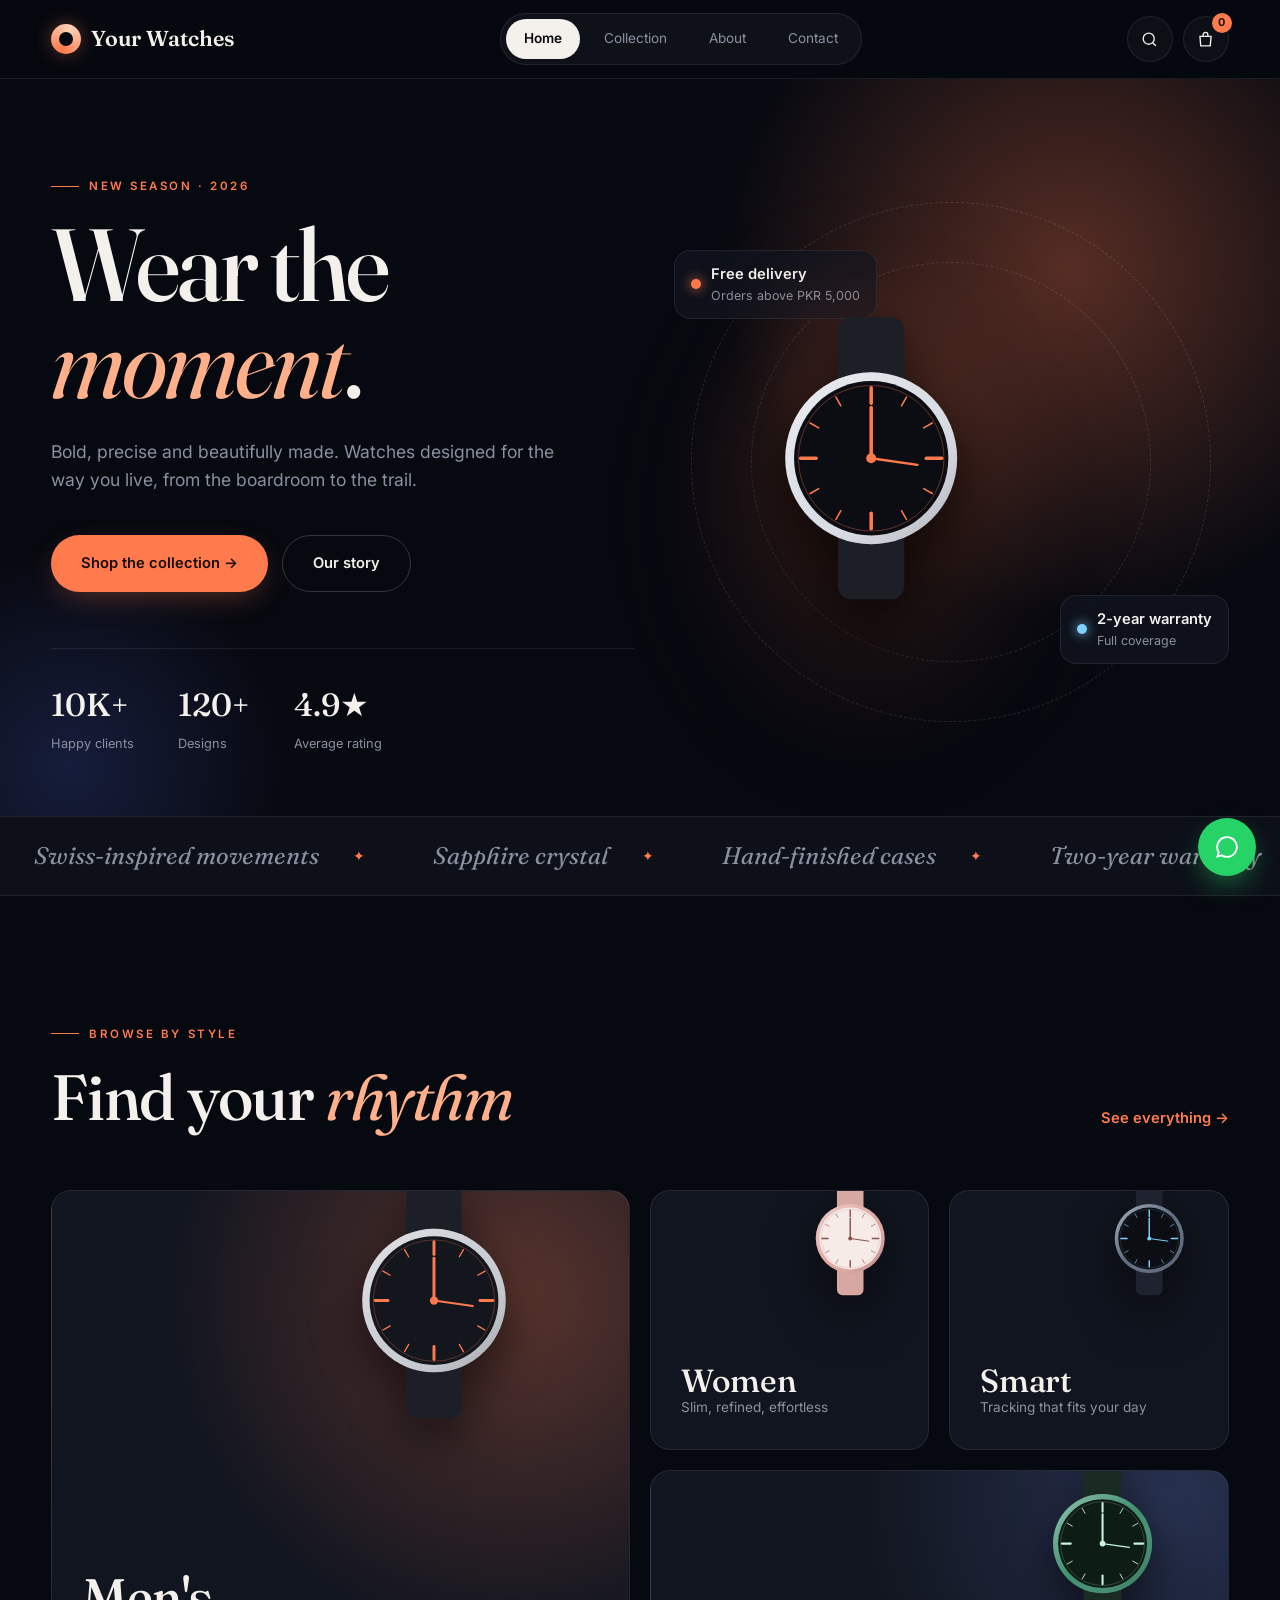
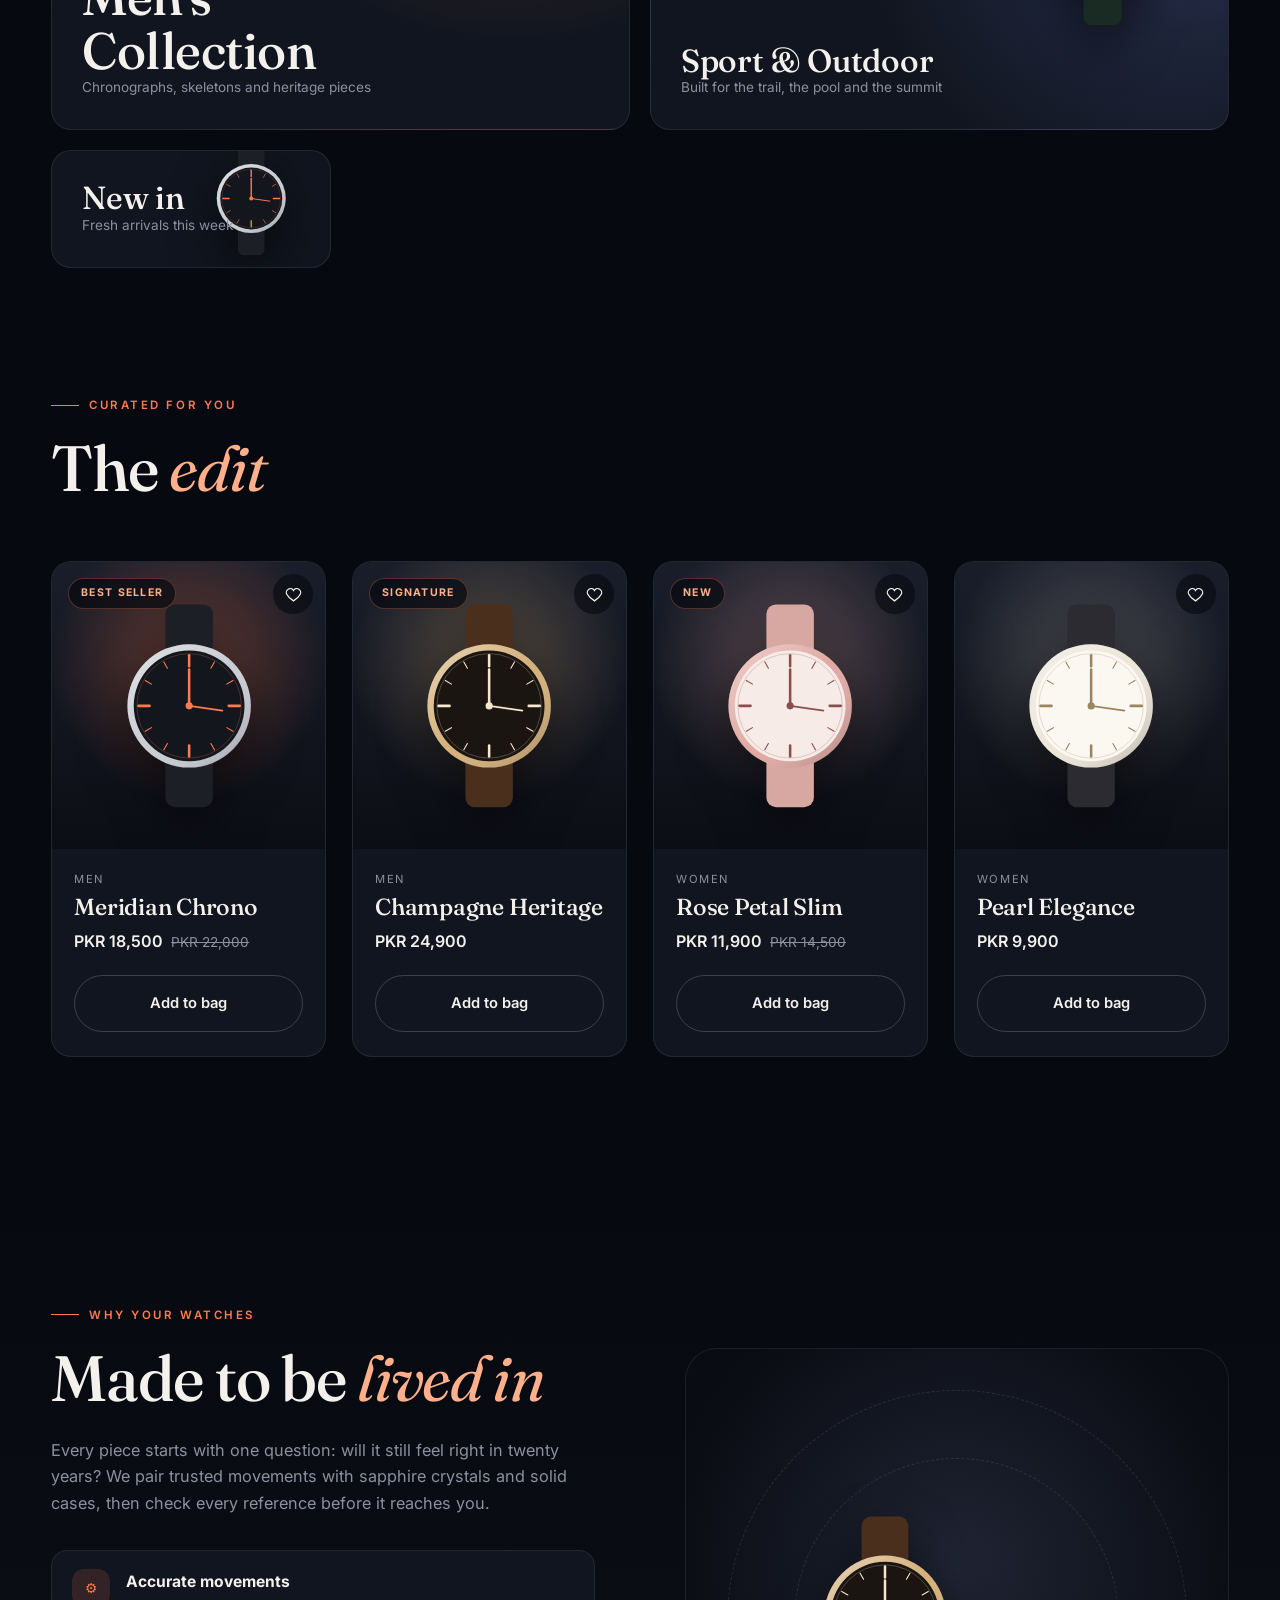
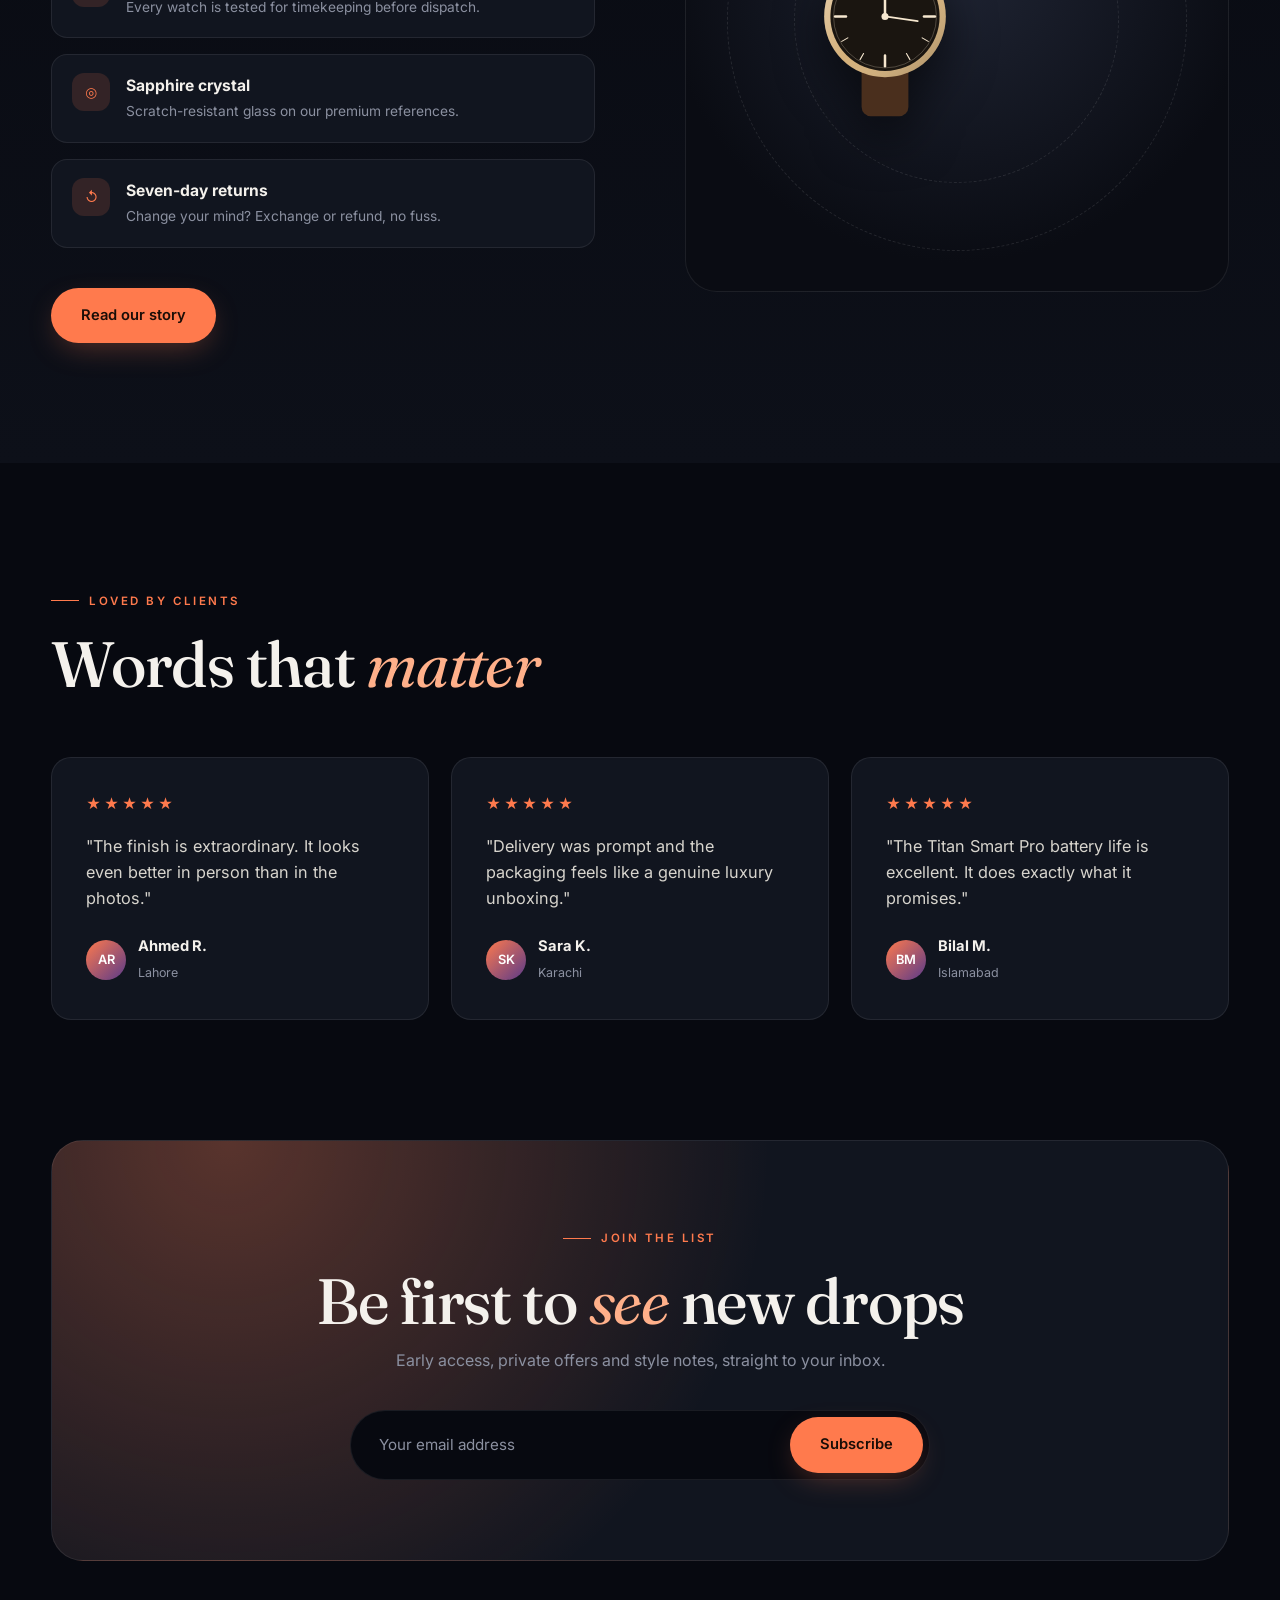
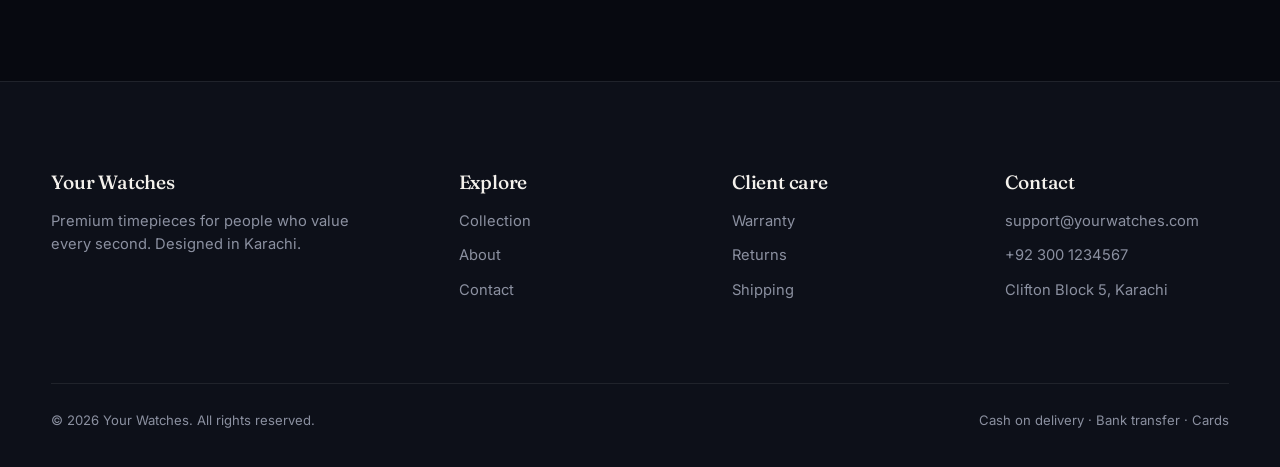
<file: index.html>
<!DOCTYPE html>
<html lang="en">
<head>
<meta charset="UTF-8">
<meta name="viewport" content="width=device-width, initial-scale=1.0, viewport-fit=cover">
<title>Your Watches | Wear the Moment</title>
<link rel="preconnect" href="https://fonts.googleapis.com">
<link href="https://fonts.googleapis.com/css2?family=Fraunces:ital,opsz,wght@0,9..144,300..700;1,9..144,300..700&family=Inter:wght@300;400;500;600;700&display=swap" rel="stylesheet">
<link rel="stylesheet" href="style.css">
</head>
<body>
<div id="site-header"></div>

<main>
  <section class="hero">
    <div class="hero-glow"></div>
    <div class="hero-glow2"></div>
    <div class="container hero-grid">
      <div class="reveal">
        <span class="eyebrow">New Season · 2026</span>
        <h1>Wear the <em>moment</em>.</h1>
        <p class="lead">Bold, precise and beautifully made. Watches designed for the way you live, from the boardroom to the trail.</p>
        <div class="hero-cta">
          <a href="shop.html" class="btn btn-primary">Shop the collection →</a>
          <a href="about.html" class="btn btn-ghost">Our story</a>
        </div>
        <div class="hero-stats">
          <div><strong>10K+</strong><span>Happy clients</span></div>
          <div><strong>120+</strong><span>Designs</span></div>
          <div><strong>4.9★</strong><span>Average rating</span></div>
        </div>
      </div>
      <div class="hero-visual reveal">
        <div class="orbit o1"></div>
        <div class="orbit o2"></div>
        <div class="chip-float c1"><span class="dot"></span><div><b>Free delivery</b>Orders above PKR 5,000</div></div>
        <div class="hero-watch" id="heroWatch"></div>
        <div class="chip-float c2"><span class="dot" style="background:#7fd1ff;box-shadow:0 0 12px #7fd1ff"></span><div><b>2-year warranty</b>Full coverage</div></div>
      </div>
    </div>
  </section>

  <div class="marquee"><div class="marquee-track" id="marquee"></div></div>

  <section class="section">
    <div class="container">
      <div class="head reveal">
        <div><span class="eyebrow">Browse by style</span><h2>Find your <em>rhythm</em></h2></div>
        <a href="shop.html" class="textlink">See everything →</a>
      </div>
      <div class="bento">
        <a href="shop.html?cat=men" class="tile big reveal">
          <h3>Men's<br>Collection</h3>
          <p>Chronographs, skeletons and heritage pieces</p>
          <div class="art" data-art="men"></div>
        </a>
        <a href="shop.html?cat=women" class="tile reveal">
          <h3>Women</h3>
          <p>Slim, refined, effortless</p>
          <div class="art" data-art="women"></div>
        </a>
        <a href="shop.html?cat=smart" class="tile reveal">
          <h3>Smart</h3>
          <p>Tracking that fits your day</p>
          <div class="art" data-art="smart"></div>
        </a>
        <a href="shop.html?cat=sport" class="tile wide reveal">
          <h3>Sport &amp; Outdoor</h3>
          <p>Built for the trail, the pool and the summit</p>
          <div class="art" data-art="sport"></div>
        </a>
        <a href="shop.html" class="tile reveal">
          <h3>New in</h3>
          <p>Fresh arrivals this week</p>
          <div class="art" data-art="all"></div>
        </a>
      </div>
    </div>
  </section>

  <section class="section" style="padding-top:0">
    <div class="container">
      <div class="head reveal"><div><span class="eyebrow">Curated for you</span><h2>The <em>edit</em></h2></div></div>
      <div class="grid" id="featuredGrid"></div>
    </div>
  </section>

  <section class="section story">
    <div class="container story-grid">
      <div class="reveal">
        <span class="eyebrow">Why Your Watches</span>
        <h2>Made to be <em>lived in</em></h2>
        <p>Every piece starts with one question: will it still feel right in twenty years? We pair trusted movements with sapphire crystals and solid cases, then check every reference before it reaches you.</p>
        <div class="feature-list">
          <div><span class="ic">⚙</span><div><b>Accurate movements</b><span>Every watch is tested for timekeeping before dispatch.</span></div></div>
          <div><span class="ic">◎</span><div><b>Sapphire crystal</b><span>Scratch-resistant glass on our premium references.</span></div></div>
          <div><span class="ic">↺</span><div><b>Seven-day returns</b><span>Change your mind? Exchange or refund, no fuss.</span></div></div>
        </div>
        <a href="about.html" class="btn btn-primary">Read our story</a>
      </div>
      <div class="reveal">
        <div class="story-art">
          <div class="ring"></div>
          <div class="ring" style="width:60%;animation-direction:reverse"></div>
          <div id="storyWatch"></div>
        </div>
      </div>
    </div>
  </section>

  <section class="section">
    <div class="container">
      <div class="head reveal"><div><span class="eyebrow">Loved by clients</span><h2>Words that <em>matter</em></h2></div></div>
      <div class="reviews">
        <div class="review reveal"><div class="stars">★★★★★</div><p>"The finish is extraordinary. It looks even better in person than in the photos."</p><div class="who"><div class="avatar">AR</div><div><strong>Ahmed R.</strong><small>Lahore</small></div></div></div>
        <div class="review reveal"><div class="stars">★★★★★</div><p>"Delivery was prompt and the packaging feels like a genuine luxury unboxing."</p><div class="who"><div class="avatar">SK</div><div><strong>Sara K.</strong><small>Karachi</small></div></div></div>
        <div class="review reveal"><div class="stars">★★★★★</div><p>"The Titan Smart Pro battery life is excellent. It does exactly what it promises."</p><div class="who"><div class="avatar">BM</div><div><strong>Bilal M.</strong><small>Islamabad</small></div></div></div>
      </div>
    </div>
  </section>

  <section class="newsletter">
    <div class="container">
      <div class="news-box reveal">
        <span class="eyebrow" style="justify-content:center">Join the list</span>
        <h2>Be first to <em>see</em> new drops</h2>
        <p>Early access, private offers and style notes, straight to your inbox.</p>
        <form class="news-form" id="newsForm">
          <input type="email" required placeholder="Your email address">
          <button class="btn btn-primary" type="submit">Subscribe</button>
        </form>
      </div>
    </div>
  </section>
</main>

<div id="site-footer"></div>
<script src="main.js"></script>
</body>
</html>
</file>
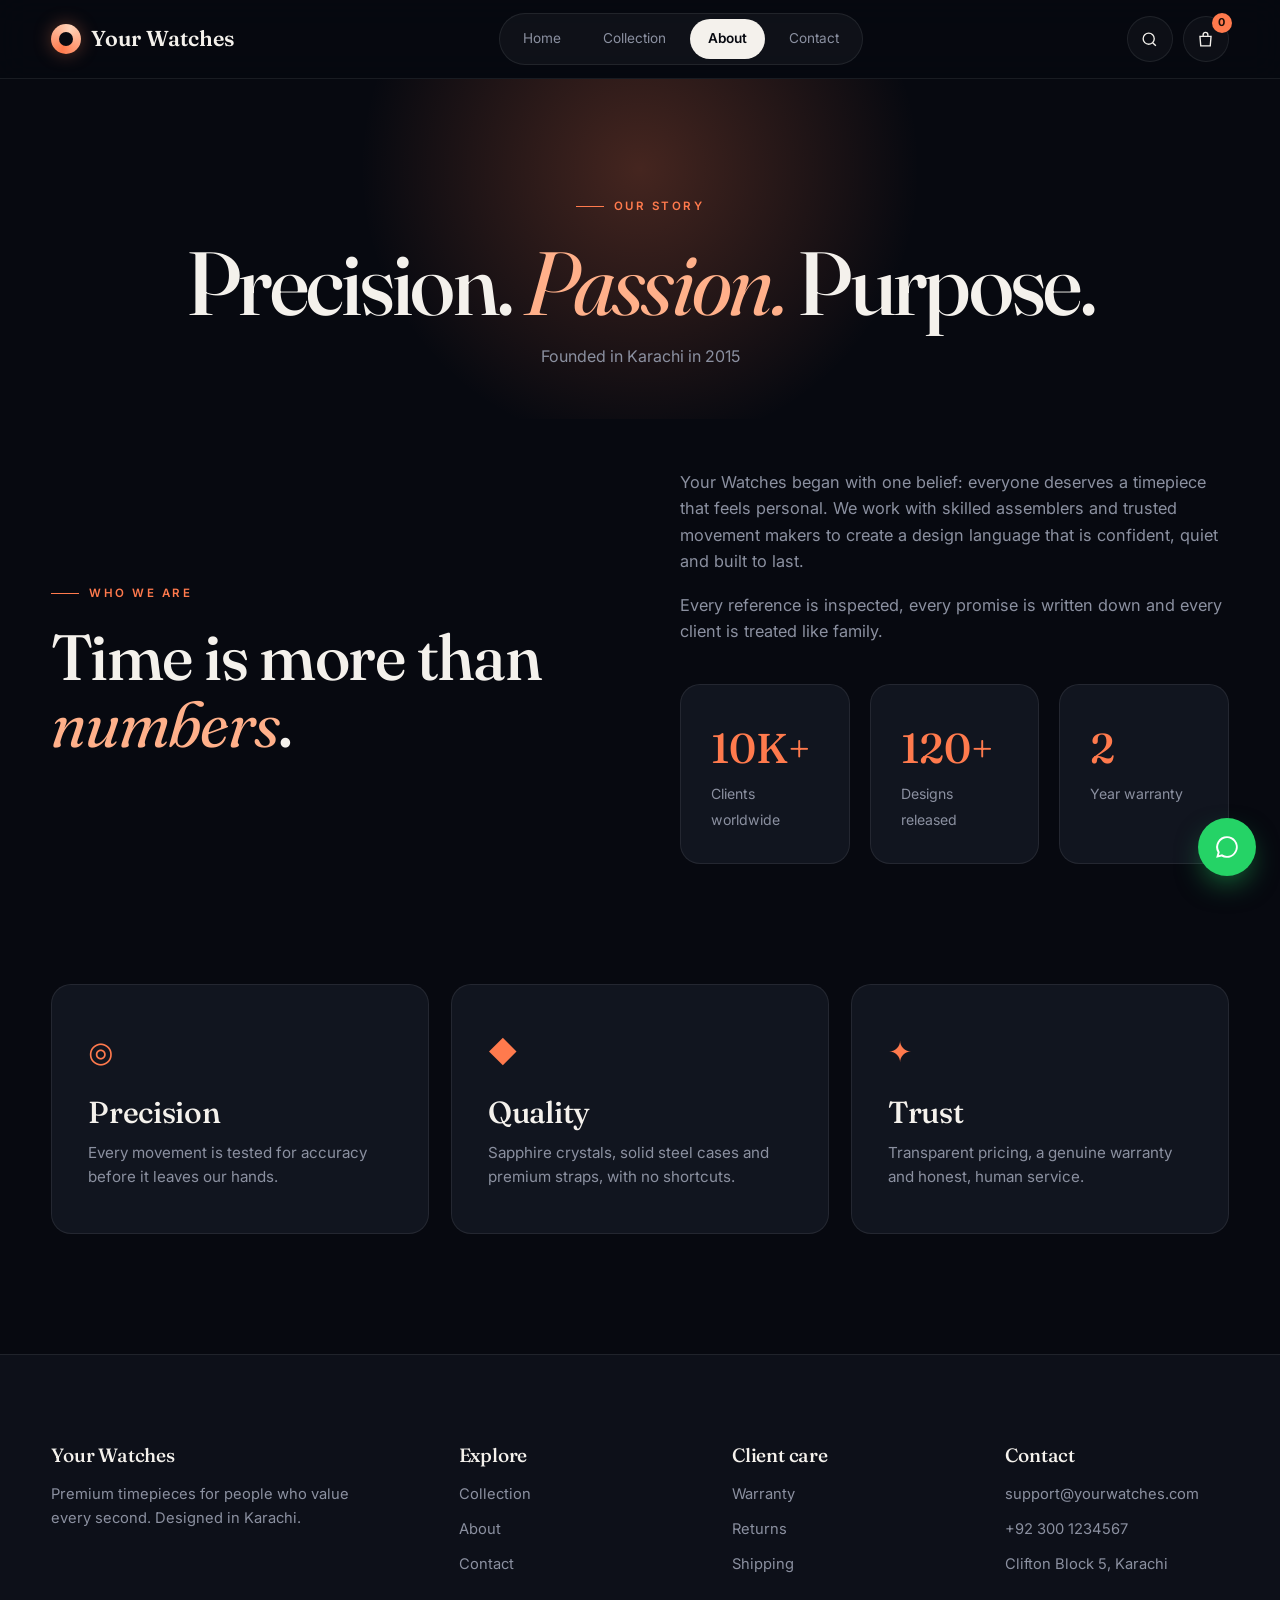
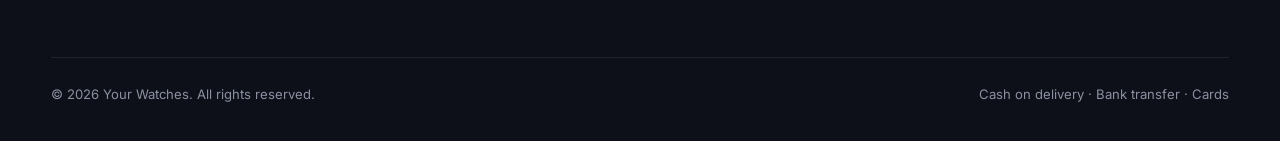
<file: about.html>
<!DOCTYPE html>
<html lang="en">
<head>
<meta charset="UTF-8">
<meta name="viewport" content="width=device-width, initial-scale=1.0, viewport-fit=cover">
<title>About | Your Watches</title>
<link rel="preconnect" href="https://fonts.googleapis.com">
<link href="https://fonts.googleapis.com/css2?family=Fraunces:ital,opsz,wght@0,9..144,300..700;1,9..144,300..700&family=Inter:wght@300;400;500;600;700&display=swap" rel="stylesheet">
<link rel="stylesheet" href="style.css">
</head>
<body>
<div id="site-header"></div>

<main>
  <section class="banner">
    <div class="container">
      <span class="eyebrow">Our story</span>
      <h1>Precision. <em>Passion.</em> Purpose.</h1>
      <p>Founded in Karachi in 2015</p>
    </div>
  </section>

  <section class="section" style="padding-top:20px">
    <div class="container about-hero">
      <div class="reveal">
        <span class="eyebrow">Who we are</span>
        <h2>Time is more than <em>numbers</em>.</h2>
      </div>
      <div class="reveal">
        <p>Your Watches began with one belief: everyone deserves a timepiece that feels personal. We work with skilled assemblers and trusted movement makers to create a design language that is confident, quiet and built to last.</p>
        <p>Every reference is inspected, every promise is written down and every client is treated like family.</p>
        <div class="stat-row">
          <div class="stat"><strong>10K+</strong><span>Clients worldwide</span></div>
          <div class="stat"><strong>120+</strong><span>Designs released</span></div>
          <div class="stat"><strong>2</strong><span>Year warranty</span></div>
        </div>
      </div>
    </div>
  </section>

  <section class="section" style="padding-top:0">
    <div class="container values reveal">
      <div class="value"><div class="ic">◎</div><h3>Precision</h3><p>Every movement is tested for accuracy before it leaves our hands.</p></div>
      <div class="value"><div class="ic">◆</div><h3>Quality</h3><p>Sapphire crystals, solid steel cases and premium straps, with no shortcuts.</p></div>
      <div class="value"><div class="ic">✦</div><h3>Trust</h3><p>Transparent pricing, a genuine warranty and honest, human service.</p></div>
    </div>
  </section>
</main>

<div id="site-footer"></div>
<script src="main.js"></script>
</body>
</html>
</file>
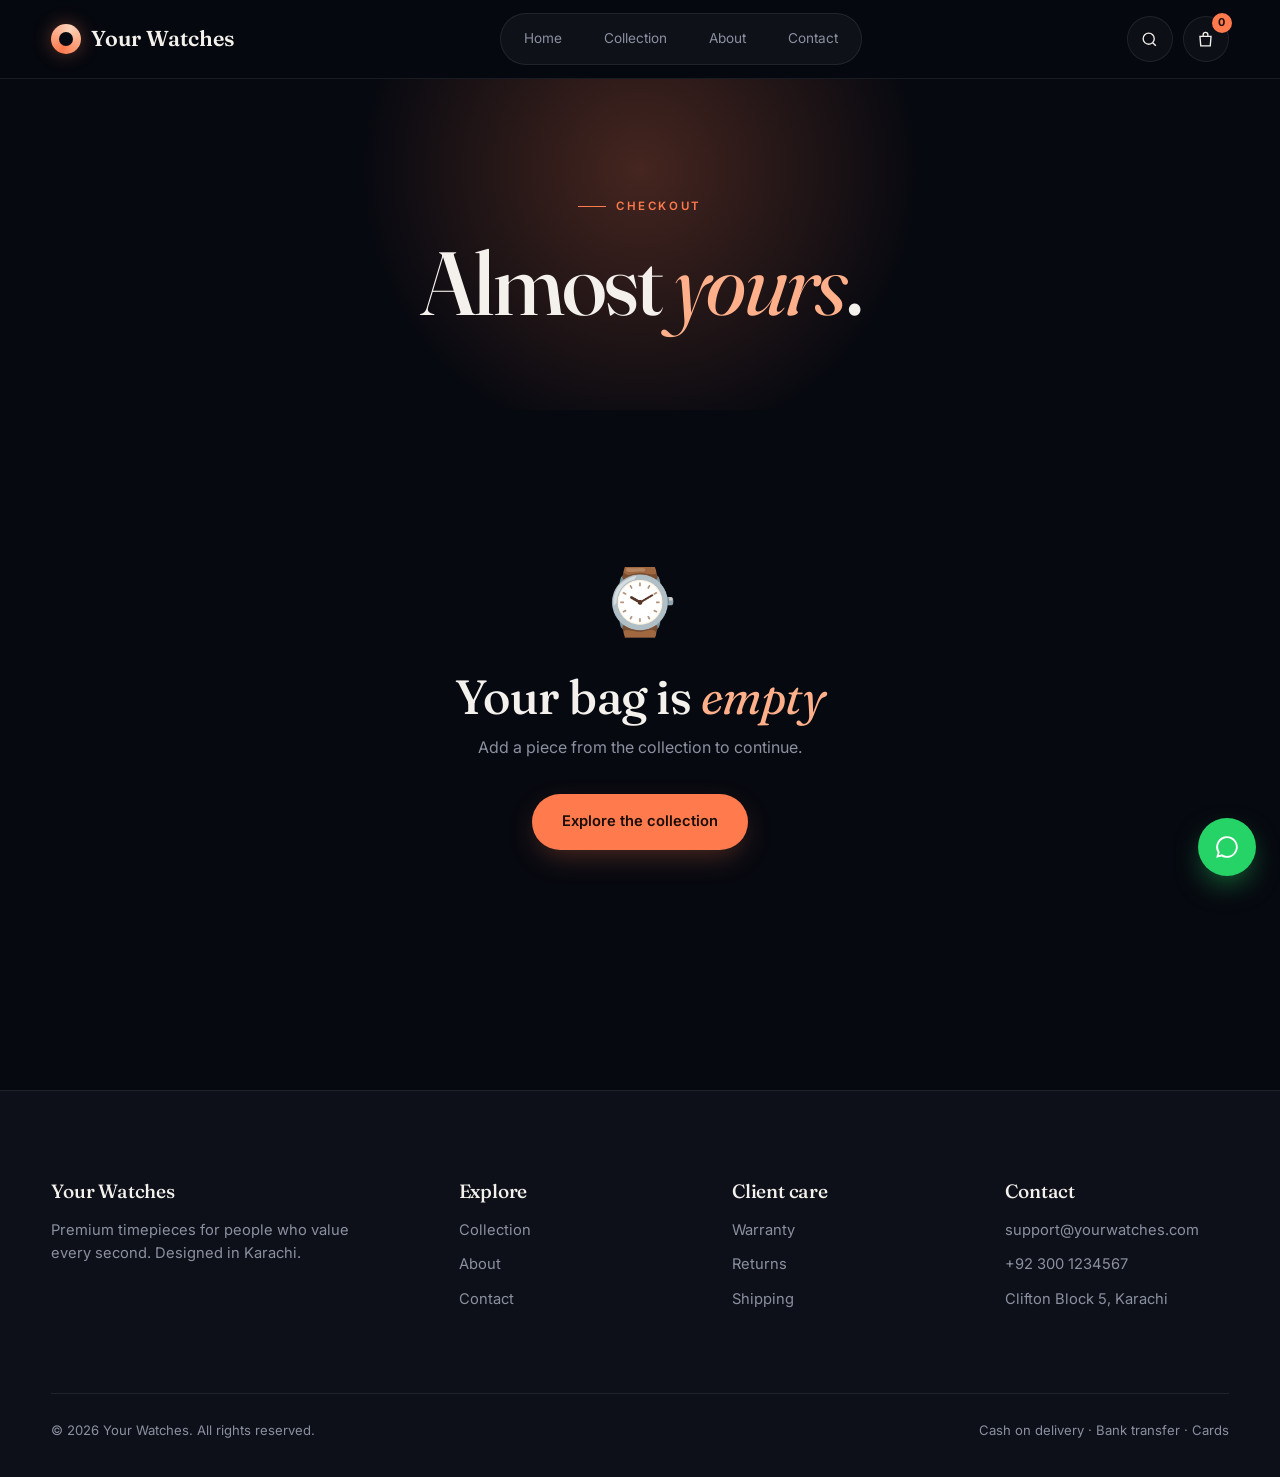
<file: checkout.html>
<!DOCTYPE html>
<html lang="en">
<head>
<meta charset="UTF-8">
<meta name="viewport" content="width=device-width, initial-scale=1.0, viewport-fit=cover">
<title>Checkout | Your Watches</title>
<link rel="preconnect" href="https://fonts.googleapis.com">
<link href="https://fonts.googleapis.com/css2?family=Fraunces:ital,opsz,wght@0,9..144,300..700;1,9..144,300..700&family=Inter:wght@300;400;500;600;700&display=swap" rel="stylesheet">
<link rel="stylesheet" href="style.css">
</head>
<body>
<div id="site-header"></div>

<main>
  <section class="banner">
    <div class="container">
      <span class="eyebrow">Checkout</span>
      <h1>Almost <em>yours</em>.</h1>
    </div>
  </section>
  <section class="section" style="padding-top:20px">
    <div class="container" id="checkoutWrap"></div>
  </section>
</main>

<div id="site-footer"></div>
<script src="main.js"></script>
</body>
</html>
</file>
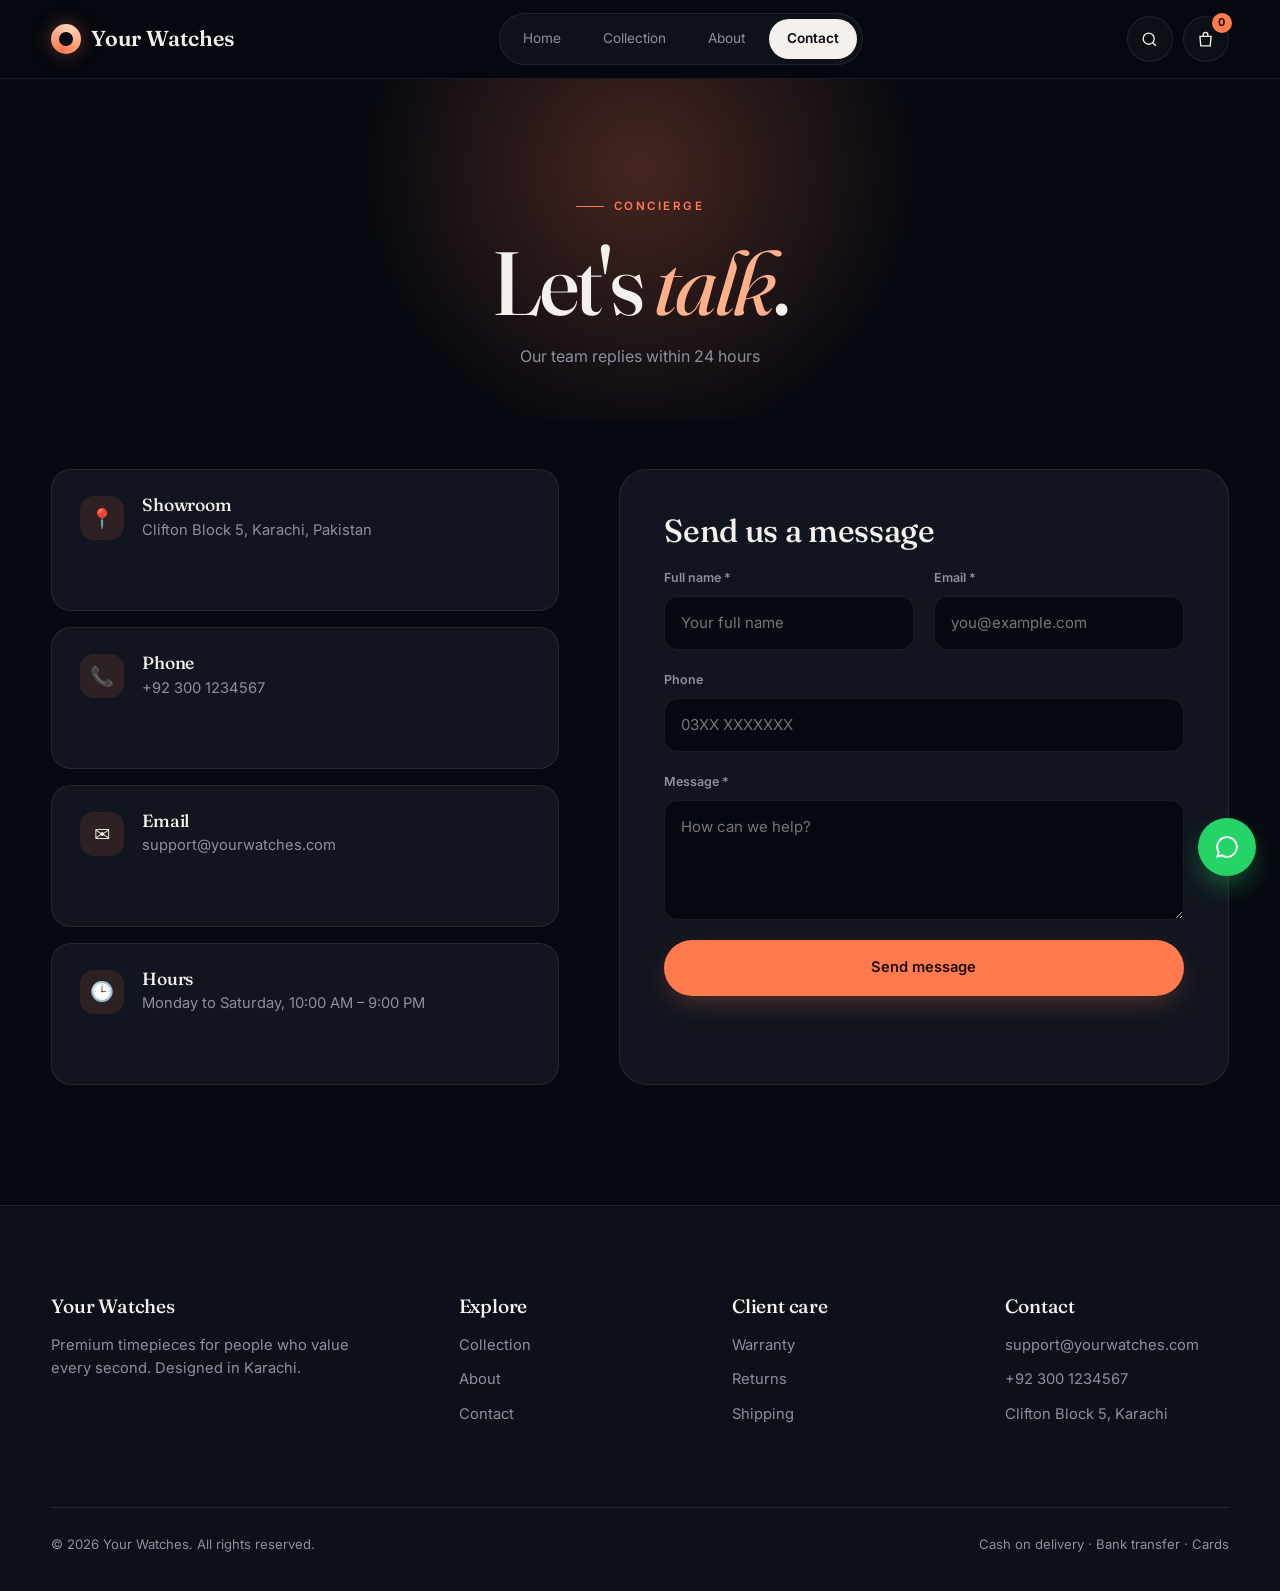
<file: contact.html>
<!DOCTYPE html>
<html lang="en">
<head>
<meta charset="UTF-8">
<meta name="viewport" content="width=device-width, initial-scale=1.0, viewport-fit=cover">
<title>Contact | Your Watches</title>
<link rel="preconnect" href="https://fonts.googleapis.com">
<link href="https://fonts.googleapis.com/css2?family=Fraunces:ital,opsz,wght@0,9..144,300..700;1,9..144,300..700&family=Inter:wght@300;400;500;600;700&display=swap" rel="stylesheet">
<link rel="stylesheet" href="style.css">
</head>
<body>
<div id="site-header"></div>

<main>
  <section class="banner">
    <div class="container">
      <span class="eyebrow">Concierge</span>
      <h1>Let's <em>talk</em>.</h1>
      <p>Our team replies within 24 hours</p>
    </div>
  </section>

  <section class="section" style="padding-top:20px">
    <div class="container contact-grid">
      <div class="info-stack reveal">
        <div class="info-card"><div class="ic">📍</div><div><h4>Showroom</h4><p>Clifton Block 5, Karachi, Pakistan</p></div></div>
        <div class="info-card"><div class="ic">📞</div><div><h4>Phone</h4><p>+92 300 1234567</p></div></div>
        <div class="info-card"><div class="ic">✉️</div><div><h4>Email</h4><p>support@yourwatches.com</p></div></div>
        <div class="info-card"><div class="ic">🕒</div><div><h4>Hours</h4><p>Monday to Saturday, 10:00 AM – 9:00 PM</p></div></div>
      </div>
      <form class="form reveal" id="contactForm" novalidate>
        <h3 class="form-title">Send us a message</h3>
        <div class="form-grid">
          <div class="fld" data-field="cName"><label>Full name *</label><input name="name" placeholder="Your full name"><span class="msg">Please enter your name.</span></div>
          <div class="fld" data-field="cEmail"><label>Email *</label><input name="email" placeholder="you@example.com"><span class="msg">Please enter a valid email.</span></div>
        </div>
        <div class="fld"><label>Phone</label><input name="phone" placeholder="03XX XXXXXXX"></div>
        <div class="fld" data-field="cMsg"><label>Message *</label><textarea name="message" placeholder="How can we help?"></textarea><span class="msg">Please write a message (at least 5 characters).</span></div>
        <button type="submit" class="btn btn-primary btn-block">Send message</button>
        <p class="form-status" id="contactStatus"></p>
      </form>
    </div>
  </section>
</main>

<div id="site-footer"></div>
<script src="main.js"></script>
</body>
</html>
</file>
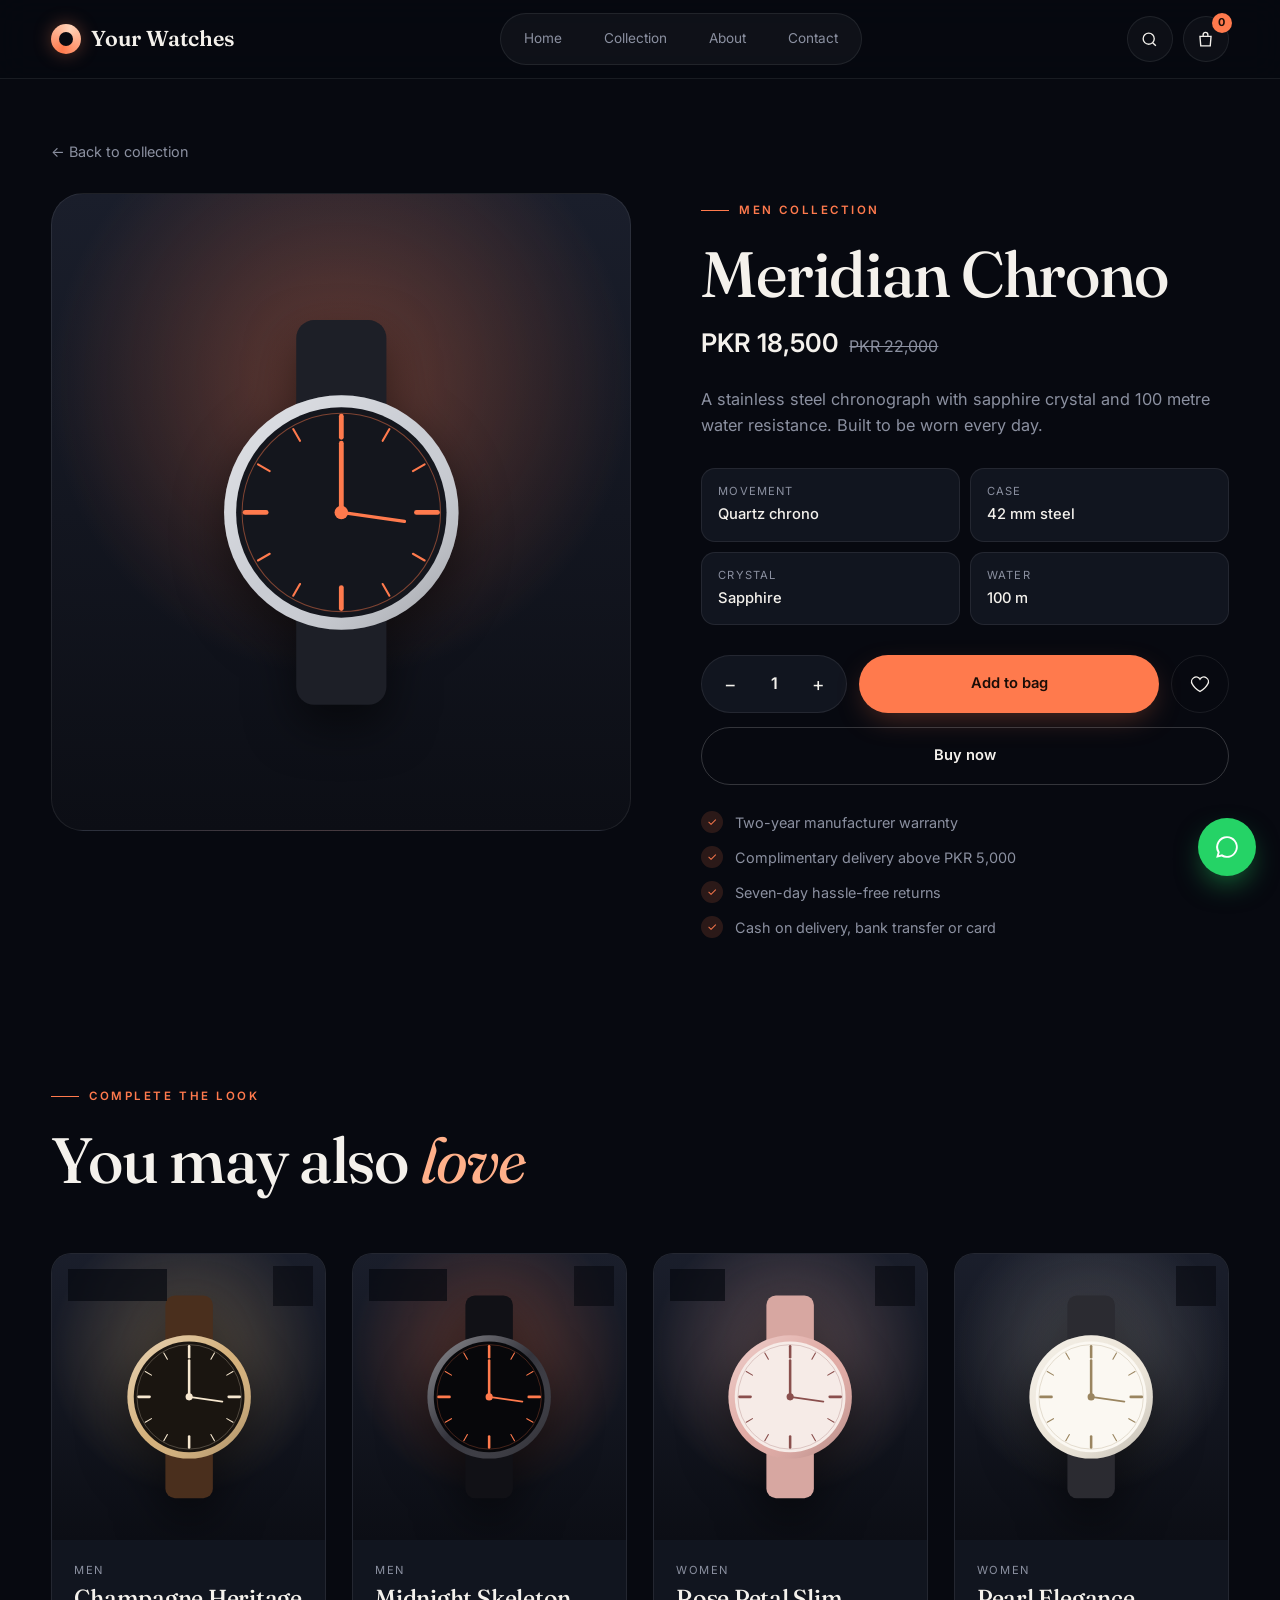
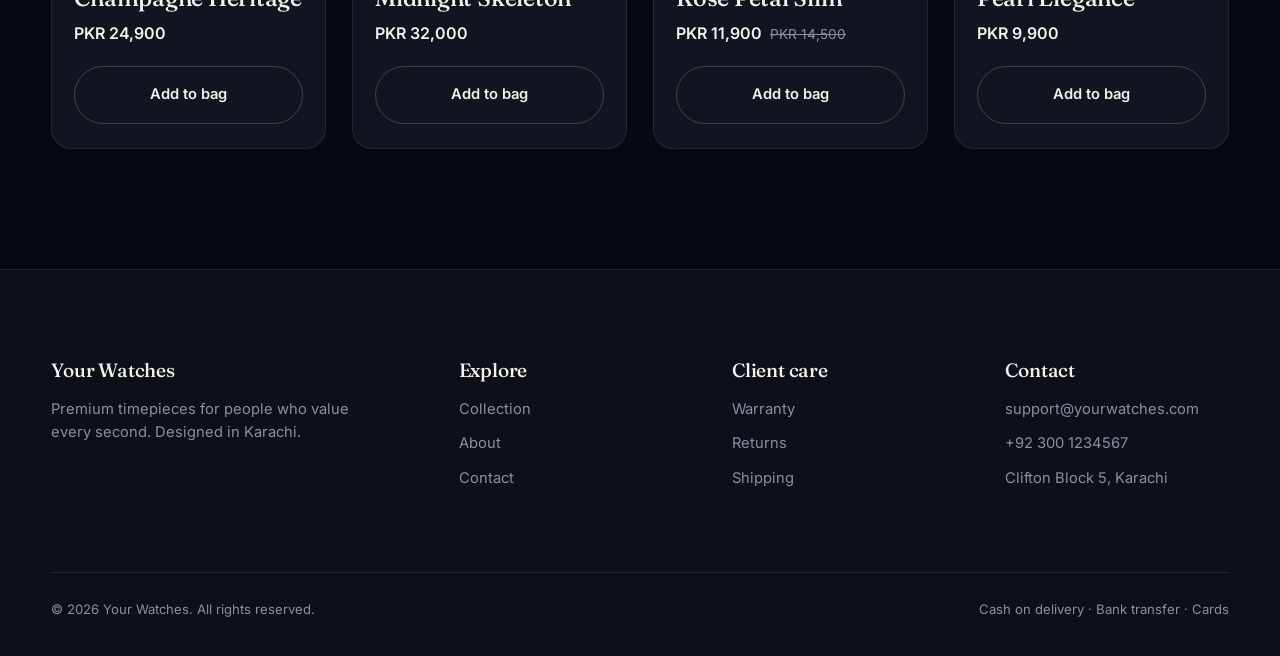
<file: product.html>
<!DOCTYPE html>
<html lang="en">
<head>
<meta charset="UTF-8">
<meta name="viewport" content="width=device-width, initial-scale=1.0, viewport-fit=cover">
<title>Product | Your Watches</title>
<link rel="preconnect" href="https://fonts.googleapis.com">
<link href="https://fonts.googleapis.com/css2?family=Fraunces:ital,opsz,wght@0,9..144,300..700;1,9..144,300..700&family=Inter:wght@300;400;500;600;700&display=swap" rel="stylesheet">
<link rel="stylesheet" href="style.css">
</head>
<body>
<div id="site-header"></div>

<main>
  <section class="section" style="padding-top:60px">
    <div class="container">
      <a href="shop.html" class="back">← Back to collection</a>
      <div class="pd" id="productDetail"></div>
      <div class="related">
        <div class="head"><div><span class="eyebrow">Complete the look</span><h2>You may also <em>love</em></h2></div></div>
        <div class="grid" id="relatedGrid"></div>
      </div>
    </div>
  </section>
</main>

<div id="site-footer"></div>
<script src="main.js"></script>
</body>
</html>
</file>
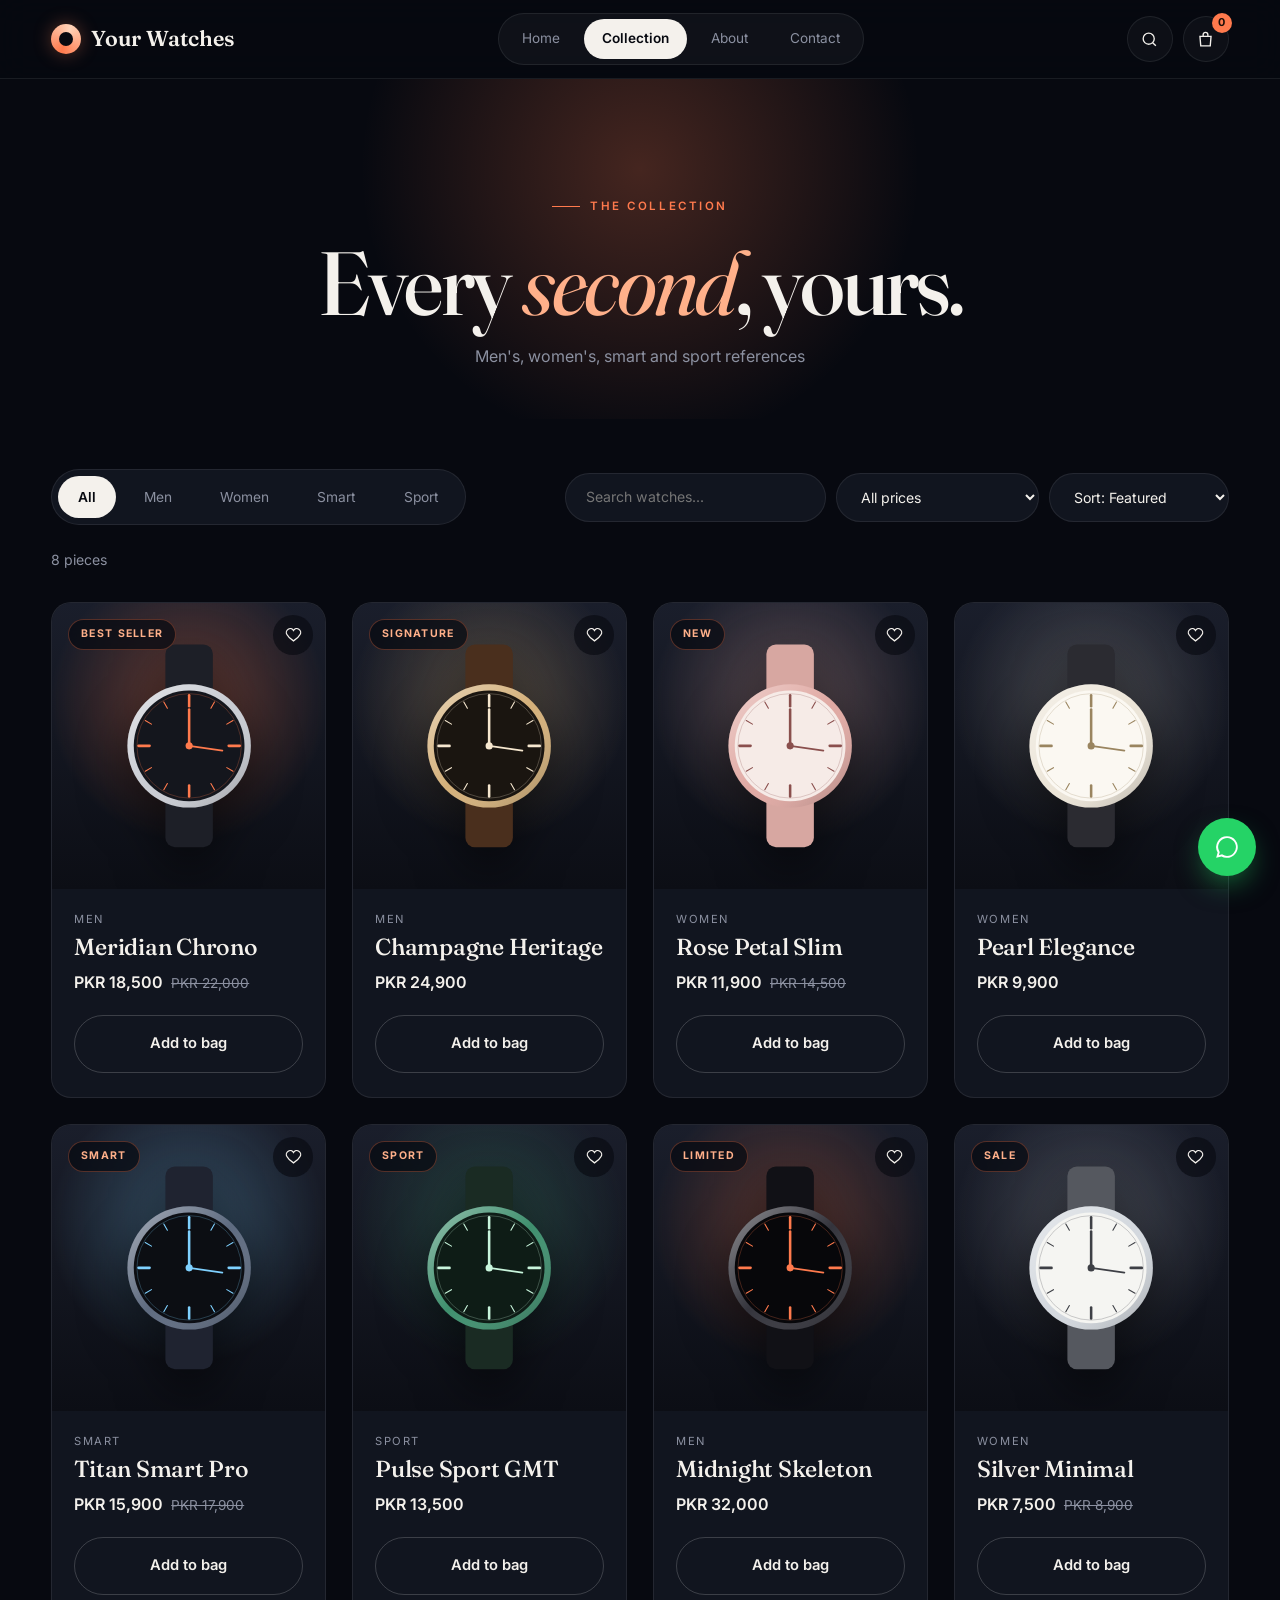
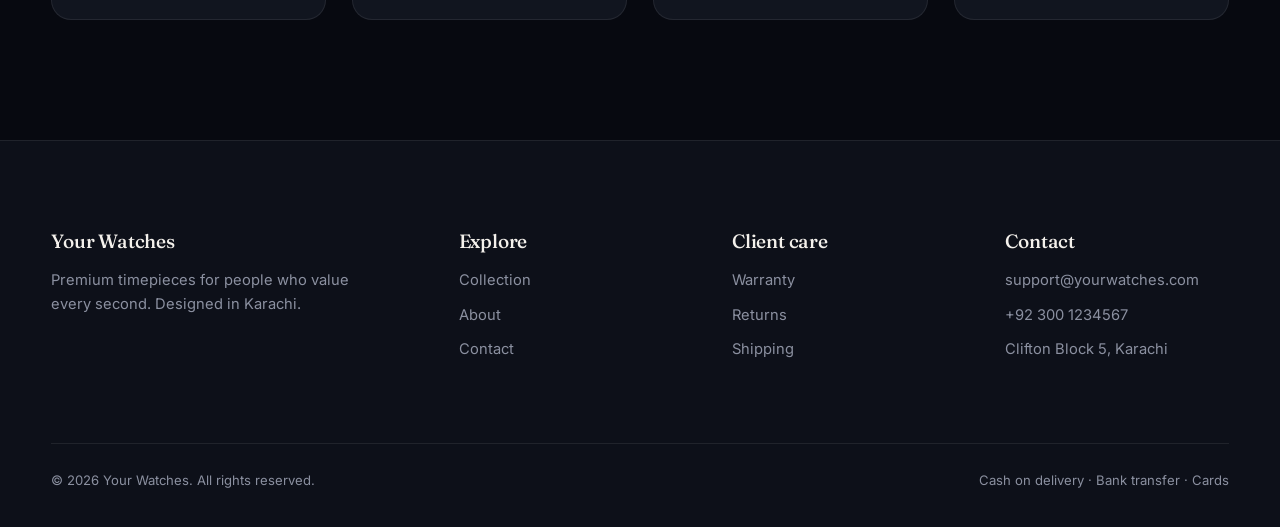
<file: shop.html>
<!DOCTYPE html>
<html lang="en">
<head>
<meta charset="UTF-8">
<meta name="viewport" content="width=device-width, initial-scale=1.0, viewport-fit=cover">
<title>Collection | Your Watches</title>
<link rel="preconnect" href="https://fonts.googleapis.com">
<link href="https://fonts.googleapis.com/css2?family=Fraunces:ital,opsz,wght@0,9..144,300..700;1,9..144,300..700&family=Inter:wght@300;400;500;600;700&display=swap" rel="stylesheet">
<link rel="stylesheet" href="style.css">
</head>
<body>
<div id="site-header"></div>

<main>
  <section class="banner">
    <div class="container">
      <span class="eyebrow">The collection</span>
      <h1>Every <em>second</em>, yours.</h1>
      <p>Men's, women's, smart and sport references</p>
    </div>
  </section>

  <section class="section" style="padding-top:20px">
    <div class="container">
      <div class="toolbar">
        <div class="filters" id="filters"></div>
        <div class="tools">
          <input type="text" id="shopSearch" class="field" placeholder="Search watches..." style="min-width:240px">
          <select id="priceSel" class="field">
            <option value="all">All prices</option>
            <option value="0-10000">Under PKR 10,000</option>
            <option value="10000-20000">PKR 10,000 – 20,000</option>
            <option value="20000-99999999">Above PKR 20,000</option>
          </select>
          <select id="sortSel" class="field">
            <option value="default">Sort: Featured</option>
            <option value="low">Price: Low to high</option>
            <option value="high">Price: High to low</option>
            <option value="name">Name: A–Z</option>
          </select>
        </div>
      </div>
      <p class="result-count" id="resultCount"></p>
      <div class="grid" id="productGrid"></div>
      <p class="empty" id="emptyMsg">No pieces match your search.</p>
    </div>
  </section>
</main>

<div id="site-footer"></div>
<script src="main.js"></script>
</body>
</html>
</file>
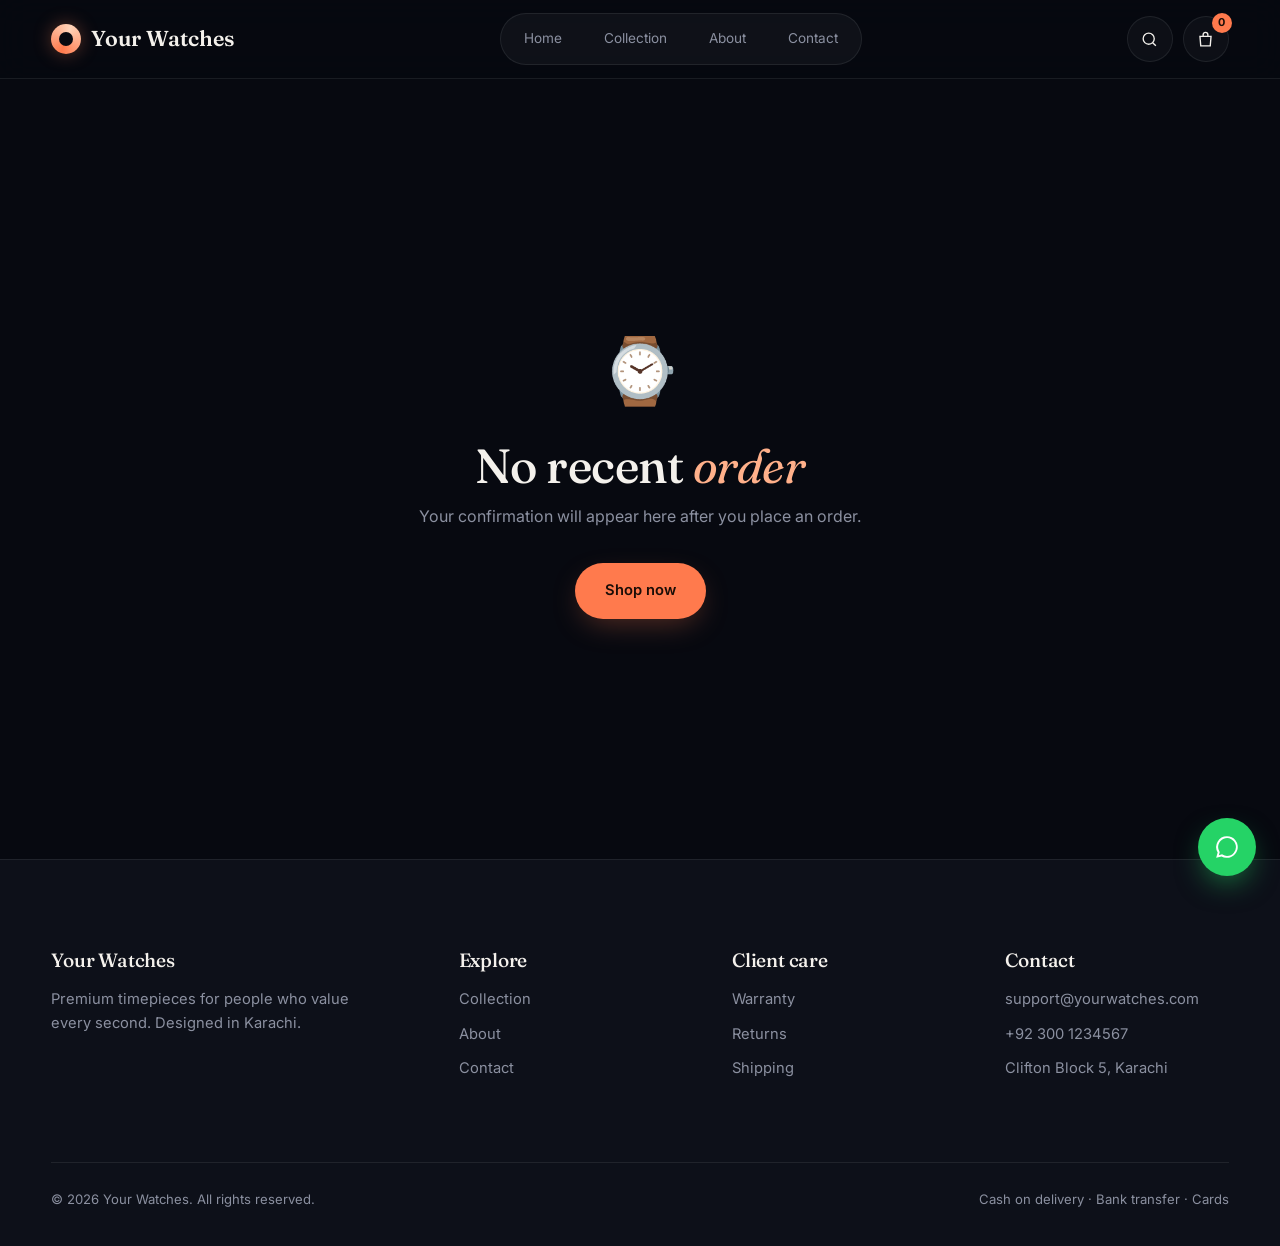
<file: success.html>
<!DOCTYPE html>
<html lang="en">
<head>
<meta charset="UTF-8">
<meta name="viewport" content="width=device-width, initial-scale=1.0, viewport-fit=cover">
<title>Order Confirmed | Your Watches</title>
<link rel="preconnect" href="https://fonts.googleapis.com">
<link href="https://fonts.googleapis.com/css2?family=Fraunces:ital,opsz,wght@0,9..144,300..700;1,9..144,300..700&family=Inter:wght@300;400;500;600;700&display=swap" rel="stylesheet">
<link rel="stylesheet" href="style.css">
</head>
<body>
<div id="site-header"></div>

<main>
  <div class="container success" id="successWrap"></div>
</main>

<div id="site-footer"></div>
<script src="main.js"></script>
</body>
</html>
</file>
<file: style.css>
:root{
  --bg:#070910; --bg2:#0d1019; --card:#11151f; --card2:#171c29; --line:rgba(255,255,255,.08);
  --text:#f4f1ec; --mute:#8b90a0; --ember:#ff7a4d; --ember2:#ffb08a; --glow:rgba(255,122,77,.35);
  --danger:#ff6b6b; --r:20px;
}
*{margin:0;padding:0;box-sizing:border-box}
html{scroll-behavior:smooth}
body{font-family:Inter,system-ui,sans-serif;background:var(--bg);color:var(--text);line-height:1.6;overflow-x:hidden;-webkit-font-smoothing:antialiased}
h1,h2,h3,h4,h5{font-family:Fraunces,Georgia,serif;font-weight:500;letter-spacing:-.01em;line-height:1.05}
em{font-style:italic;color:var(--ember2);font-weight:400}
a{color:inherit;text-decoration:none;cursor:pointer}
button,input,select,textarea{font:inherit;color:inherit}
button{cursor:pointer;background:none;border:none}
.container{width:min(1280px,92%);margin:0 auto}
.section{padding:120px 0}
.muted{color:var(--mute)}
.eyebrow{display:inline-flex;align-items:center;gap:10px;font-size:.72rem;letter-spacing:.22em;text-transform:uppercase;color:var(--ember);font-weight:600;margin-bottom:20px}
.eyebrow::before{content:"";width:28px;height:1px;background:var(--ember)}
.btn{display:inline-flex;align-items:center;justify-content:center;gap:10px;padding:16px 30px;border-radius:999px;font-size:.92rem;font-weight:600;transition:.35s cubic-bezier(.2,.7,.2,1);white-space:nowrap}
.btn-primary{background:var(--ember);color:#1a0d07;box-shadow:0 10px 30px -8px var(--glow)}
.btn-primary:hover{transform:translateY(-2px);background:var(--ember2)}
.btn-ghost{border:1px solid rgba(255,255,255,.18);color:var(--text)}
.btn-ghost:hover{border-color:var(--ember);color:var(--ember)}
.btn-block{width:100%}
.textlink{color:var(--ember);font-weight:600;font-size:.92rem}
.head{display:flex;justify-content:space-between;align-items:flex-end;gap:30px;flex-wrap:wrap;margin-bottom:60px}
.head h2{font-size:clamp(2.6rem,5vw,4.4rem);letter-spacing:-.02em}
.reveal{opacity:0;transform:translateY(30px);transition:opacity .9s ease,transform .9s cubic-bezier(.2,.7,.2,1)}
.reveal.in{opacity:1;transform:none}

/* Header */
.header{position:sticky;top:0;z-index:100;background:rgba(7,9,16,.7);backdrop-filter:blur(16px);-webkit-backdrop-filter:blur(16px);border-bottom:1px solid var(--line)}
.nav-wrap{display:flex;align-items:center;justify-content:space-between;height:78px;gap:20px}
.logo{display:flex;align-items:center;gap:10px;font-family:Fraunces,serif;font-size:1.35rem;font-weight:600}
.logo-mark{width:30px;height:30px;border-radius:50%;background:conic-gradient(from 200deg,var(--ember),#ffd3b8,var(--ember));position:relative;box-shadow:0 0 18px var(--glow)}
.logo-mark::after{content:"";position:absolute;inset:8px;border-radius:50%;background:var(--bg)}
.nav{display:flex;gap:6px;background:rgba(255,255,255,.04);border:1px solid var(--line);border-radius:999px;padding:5px}
.nav a{font-size:.85rem;padding:9px 18px;border-radius:999px;color:var(--mute);transition:.3s}
.nav a:hover{color:var(--text)}
.nav a.active{background:var(--text);color:var(--bg);font-weight:600}
.nav-actions{display:flex;align-items:center;gap:10px}
.pill-btn{position:relative;width:46px;height:46px;border-radius:50%;border:1px solid var(--line);display:flex;align-items:center;justify-content:center;transition:.3s;background:rgba(255,255,255,.03)}
.pill-btn:hover{border-color:var(--ember);color:var(--ember)}
.pill-btn svg{width:19px;height:19px;stroke:currentColor;fill:none;stroke-width:1.7}
.count{position:absolute;top:-4px;right:-4px;min-width:20px;height:20px;padding:0 5px;border-radius:10px;background:var(--ember);color:#1a0d07;font-size:.68rem;font-weight:700;display:flex;align-items:center;justify-content:center}
.burger{display:none}

/* Hero */
.hero{position:relative;overflow:hidden;padding:90px 0 60px}
.hero-glow{position:absolute;width:820px;height:820px;right:-200px;top:-220px;background:radial-gradient(circle,rgba(255,122,77,.32),transparent 60%);pointer-events:none}
.hero-glow2{position:absolute;width:500px;height:500px;left:-180px;bottom:-200px;background:radial-gradient(circle,rgba(90,120,255,.18),transparent 62%);pointer-events:none}
.hero-grid{position:relative;display:grid;grid-template-columns:1.05fr 1fr;gap:40px;align-items:center}
.hero h1{font-size:clamp(3.4rem,8vw,7.2rem);line-height:.95;margin-bottom:28px;letter-spacing:-.03em}
.hero .lead{font-size:1.1rem;color:var(--mute);max-width:520px;margin-bottom:40px}
.hero-cta{display:flex;gap:14px;flex-wrap:wrap}
.hero-stats{display:flex;gap:44px;margin-top:56px;padding-top:30px;border-top:1px solid var(--line)}
.hero-stats strong{display:block;font-family:Fraunces,serif;font-size:2rem;font-weight:500}
.hero-stats span{font-size:.8rem;color:var(--mute)}
.hero-visual{position:relative;display:flex;justify-content:center;align-items:center;min-height:560px}
.orbit{position:absolute;border-radius:50%;border:1px dashed rgba(255,255,255,.12)}
.orbit.o1{width:520px;height:520px;animation:spin 60s linear infinite}
.orbit.o2{width:400px;height:400px;animation:spin 40s linear infinite reverse}
.hero-watch{position:relative;width:min(380px,80vw);animation:float 7s ease-in-out infinite;filter:drop-shadow(0 50px 60px rgba(0,0,0,.7)) drop-shadow(0 0 60px var(--glow))}
.chip-float{position:absolute;background:rgba(17,21,31,.8);backdrop-filter:blur(10px);border:1px solid var(--line);border-radius:16px;padding:12px 16px;font-size:.78rem;color:var(--mute);display:flex;gap:10px;align-items:center;animation:float 6s ease-in-out infinite}
.chip-float b{display:block;color:var(--text);font-size:.92rem;font-weight:600}
.chip-float.c1{top:12%;left:0}
.chip-float.c2{bottom:14%;right:0;animation-delay:-3s}
.dot{width:10px;height:10px;border-radius:50%;background:var(--ember);box-shadow:0 0 12px var(--ember);flex-shrink:0}
@keyframes spin{to{transform:rotate(360deg)}}
@keyframes float{50%{transform:translateY(-16px)}}
@keyframes marq{to{transform:translateX(-50%)}}

/* Marquee */
.marquee{overflow:hidden;border-block:1px solid var(--line);background:var(--bg2);padding:20px 0;white-space:nowrap}
.marquee-track{display:inline-flex;animation:marq 40s linear infinite}
.marquee span{font-family:Fraunces,serif;font-size:1.5rem;font-style:italic;color:var(--mute);padding:0 34px;display:inline-flex;align-items:center;gap:34px}
.marquee span::after{content:"✦";color:var(--ember);font-style:normal;font-size:.9rem}

/* Bento */
.bento{display:grid;grid-template-columns:repeat(4,1fr);grid-template-rows:260px 260px;gap:20px}
.tile{position:relative;border-radius:var(--r);overflow:hidden;background:var(--card);border:1px solid var(--line);transition:.5s cubic-bezier(.2,.7,.2,1);padding:30px;display:flex;flex-direction:column;justify-content:flex-end}
.tile:hover{transform:translateY(-6px);border-color:rgba(255,122,77,.4)}
.tile .art{position:absolute;right:-30px;top:-10px;width:55%;transition:.6s;pointer-events:none}
.tile:hover .art{transform:scale(1.08) rotate(-4deg)}
.tile h3{font-size:2rem;position:relative;z-index:1}
.tile p{font-size:.85rem;color:var(--mute);position:relative;z-index:1}
.tile.big{grid-column:span 2;grid-row:span 2;background:radial-gradient(circle at 80% 20%,rgba(255,122,77,.3),transparent 55%),var(--card)}
.tile.big h3{font-size:3.2rem}
.tile.wide{grid-column:span 2;background:radial-gradient(circle at 90% 10%,rgba(120,150,255,.22),transparent 55%),var(--card)}
.tile.wide .art{width:38%}

/* Product cards */
.grid{display:grid;grid-template-columns:repeat(auto-fill,minmax(260px,1fr));gap:26px}
.card{background:var(--card);border:1px solid var(--line);border-radius:var(--r);overflow:hidden;display:flex;flex-direction:column;transition:.45s cubic-bezier(.2,.7,.2,1);position:relative}
.card:hover{transform:translateY(-8px);border-color:rgba(255,122,77,.35);box-shadow:0 30px 60px -20px rgba(0,0,0,.6)}
.card-img{aspect-ratio:1/1.05;display:flex;align-items:center;justify-content:center;position:relative;cursor:pointer;overflow:hidden}
.watch-svg{width:58%;transition:transform .7s cubic-bezier(.2,.7,.2,1);filter:drop-shadow(0 20px 24px rgba(0,0,0,.55))}
.card:hover .watch-svg{transform:scale(1.07) rotate(-3deg)}
.badge{position:absolute;top:16px;left:16px;padding:6px 12px;border-radius:999px;background:rgba(7,9,16,.7);backdrop-filter:blur(8px);font-size:.66rem;font-weight:700;letter-spacing:.12em;text-transform:uppercase;color:var(--ember2);border:1px solid rgba(255,122,77,.3);z-index:2}
.fav{position:absolute;top:12px;right:12px;width:40px;height:40px;border-radius:50%;background:rgba(7,9,16,.6);backdrop-filter:blur(8px);display:flex;align-items:center;justify-content:center;color:var(--text);transition:.3s;z-index:2}
.fav:hover,.fav.on{color:var(--ember)}
.fav svg{width:17px;height:17px;stroke:currentColor;fill:none;stroke-width:1.8}
.fav.on svg{fill:currentColor}
.card-body{padding:22px 22px 24px;display:flex;flex-direction:column;flex:1;gap:6px}
.cat-tag{font-size:.7rem;letter-spacing:.14em;text-transform:uppercase;color:var(--mute)}
.card-body h3{font-size:1.45rem;margin-bottom:4px}
.card-body h3 a:hover{color:var(--ember)}
.price{font-weight:600;font-size:1rem;margin-bottom:14px}
.price s{color:var(--mute);font-weight:400;font-size:.85rem;margin-left:8px}
.card-body .btn{margin-top:auto}

/* Story */
.story{background:linear-gradient(180deg,var(--bg) 0%,var(--bg2) 100%)}
.story-grid{display:grid;grid-template-columns:1fr 1fr;gap:90px;align-items:center}
.story h2{font-size:clamp(2.6rem,5vw,4.2rem);margin-bottom:26px;letter-spacing:-.02em}
.story p{color:var(--mute);margin-bottom:18px;font-size:1.02rem}
.feature-list{display:grid;gap:16px;margin:34px 0 40px}
.feature-list>div{display:flex;gap:16px;align-items:flex-start;padding:18px 20px;border-radius:16px;background:var(--card);border:1px solid var(--line)}
.feature-list .ic{width:38px;height:38px;border-radius:12px;background:rgba(255,122,77,.14);color:var(--ember);display:flex;align-items:center;justify-content:center;flex-shrink:0}
.feature-list b{display:block;font-size:.98rem}
.feature-list span{font-size:.86rem;color:var(--mute)}
.story-art{position:relative;aspect-ratio:1;border-radius:32px;background:radial-gradient(circle at 50% 40%,#1f2433,#0a0c13 70%);border:1px solid var(--line);display:flex;align-items:center;justify-content:center;overflow:hidden}
.story-art .watch-svg{width:52%;animation:float 6s ease-in-out infinite}
.story-art .ring{position:absolute;width:85%;aspect-ratio:1;border-radius:50%;border:1px dashed rgba(255,255,255,.1);animation:spin 50s linear infinite}

/* Reviews */
.reviews{display:grid;grid-template-columns:repeat(3,1fr);gap:22px}
.review{background:var(--card);border:1px solid var(--line);border-radius:var(--r);padding:34px}
.stars{color:var(--ember);letter-spacing:3px;font-size:.9rem;margin-bottom:18px}
.review p{font-size:1.02rem;color:#d7d4cd;margin-bottom:24px}
.who{display:flex;align-items:center;gap:12px}
.avatar{width:40px;height:40px;border-radius:50%;background:linear-gradient(135deg,var(--ember),#5a3a8a);display:flex;align-items:center;justify-content:center;font-weight:600;font-size:.8rem;color:#fff}
.who strong{display:block;font-size:.92rem}
.who small{color:var(--mute);font-size:.78rem}

/* Newsletter */
.newsletter{padding:0 0 120px}
.news-box{border-radius:32px;padding:80px 60px;background:radial-gradient(circle at 15% 0%,rgba(255,122,77,.3),transparent 50%),var(--card);border:1px solid var(--line);text-align:center}
.news-box h2{font-size:clamp(2.6rem,5vw,4rem);margin-bottom:14px;letter-spacing:-.02em}
.news-box p{color:var(--mute);margin-bottom:36px}
.news-form{display:flex;max-width:580px;margin:0 auto;background:var(--bg);border:1px solid var(--line);border-radius:999px;padding:6px}
.news-form input{flex:1;background:none;border:0;outline:none;padding:0 22px;font-size:.95rem}
.news-form input::placeholder{color:var(--mute)}

/* Banner */
.banner{position:relative;padding:110px 0 80px;text-align:center;overflow:hidden}
.banner::before{content:"";position:absolute;left:50%;top:-160px;transform:translateX(-50%);width:700px;height:500px;background:radial-gradient(circle,rgba(255,122,77,.25),transparent 65%);pointer-events:none}
.banner h1{font-size:clamp(3.2rem,7vw,6rem);letter-spacing:-.03em;position:relative}
.banner p{color:var(--mute);margin-top:14px;position:relative}

/* Shop */
.toolbar{display:flex;justify-content:space-between;align-items:center;gap:18px;flex-wrap:wrap;margin-bottom:24px}
.filters{display:flex;gap:8px;flex-wrap:wrap;background:var(--card);padding:6px;border-radius:999px;border:1px solid var(--line)}
.chip{padding:10px 20px;border-radius:999px;font-size:.86rem;color:var(--mute);transition:.3s}
.chip:hover{color:var(--text)}
.chip.active{background:var(--text);color:var(--bg);font-weight:600}
.tools{display:flex;gap:10px;flex-wrap:wrap}
.field{background:var(--card);border:1px solid var(--line);border-radius:999px;padding:12px 20px;outline:none;font-size:.88rem;transition:.3s}
.field:focus{border-color:var(--ember)}
.field option{background:var(--card2)}
.result-count{color:var(--mute);font-size:.88rem;margin:18px 0 30px}
.empty{text-align:center;color:var(--mute);padding:80px 0;display:none;font-family:Fraunces,serif;font-size:1.6rem;font-style:italic}

/* Product detail */
.pd{display:grid;grid-template-columns:1.1fr 1fr;gap:70px;align-items:start}
.pd-gallery{aspect-ratio:1/1.1;border-radius:32px;display:flex;align-items:center;justify-content:center;position:sticky;top:110px;border:1px solid var(--line);overflow:hidden}
.pd-gallery .watch-svg{width:52%;animation:float 7s ease-in-out infinite}
.pd-info h1{font-size:clamp(2.8rem,5vw,4.4rem);margin-bottom:16px;letter-spacing:-.02em}
.pd-price{font-size:1.6rem;font-weight:600;margin-bottom:22px}
.pd-price s{color:var(--mute);font-weight:400;font-size:1rem;margin-left:10px}
.pd-desc{color:var(--mute);margin-bottom:30px;font-size:1.02rem}
.spec-grid{display:grid;grid-template-columns:1fr 1fr;gap:10px;margin-bottom:30px}
.spec{background:var(--card);border:1px solid var(--line);border-radius:14px;padding:14px 16px}
.spec small{display:block;color:var(--mute);font-size:.7rem;letter-spacing:.1em;text-transform:uppercase}
.spec span{font-size:.92rem;font-weight:500}
.buy-row{display:flex;gap:12px;align-items:center;margin-bottom:14px;flex-wrap:wrap}
.qty{display:flex;align-items:center;background:var(--card);border:1px solid var(--line);border-radius:999px;height:58px;padding:0 6px}
.qty button{width:44px;height:44px;border-radius:50%;font-size:1.2rem}
.qty button:hover{background:var(--card2)}
.qty span{min-width:44px;text-align:center;font-weight:600}
.buy-row .btn-primary{flex:1;min-width:180px;height:58px}
.round-btn{width:58px;height:58px;border-radius:50%;border:1px solid var(--line);display:flex;align-items:center;justify-content:center;transition:.3s}
.round-btn:hover,.round-btn.on{color:var(--ember);border-color:var(--ember)}
.round-btn svg{width:20px;height:20px;stroke:currentColor;fill:none;stroke-width:1.7}
.round-btn.on svg{fill:currentColor}
.perks{margin-top:26px;display:grid;gap:12px;color:var(--mute);font-size:.9rem;list-style:none}
.perks li{display:flex;gap:12px;align-items:center}
.perks li::before{content:"✓";width:22px;height:22px;border-radius:50%;background:rgba(255,122,77,.15);color:var(--ember);display:flex;align-items:center;justify-content:center;font-size:.72rem;flex-shrink:0}
.back{display:inline-flex;align-items:center;gap:8px;color:var(--mute);font-size:.9rem;margin-bottom:30px;transition:.3s}
.back:hover{color:var(--text)}
.related{margin-top:140px}

/* About */
.about-hero{display:grid;grid-template-columns:1fr 1fr;gap:80px;align-items:center}
.about-hero h2{font-size:clamp(2.8rem,5vw,4.6rem);letter-spacing:-.02em}
.about-hero p{color:var(--mute);margin-bottom:18px;font-size:1.02rem}
.stat-row{display:grid;grid-template-columns:repeat(3,1fr);gap:20px;margin-top:40px}
.stat{background:var(--card);border:1px solid var(--line);border-radius:var(--r);padding:30px}
.stat strong{display:block;font-family:Fraunces,serif;font-size:2.6rem;font-weight:500;color:var(--ember)}
.stat span{color:var(--mute);font-size:.88rem}
.values{display:grid;grid-template-columns:repeat(3,1fr);gap:22px}
.value{background:var(--card);border:1px solid var(--line);border-radius:var(--r);padding:44px 36px}
.value .ic{font-size:1.8rem;margin-bottom:22px;color:var(--ember)}
.value h3{font-size:1.9rem;margin-bottom:12px}
.value p{color:var(--mute);font-size:.95rem}

/* Contact */
.contact-grid{display:grid;grid-template-columns:1fr 1.2fr;gap:60px}
.info-stack{display:grid;gap:16px}
.info-card{background:var(--card);border:1px solid var(--line);border-radius:var(--r);padding:26px 28px;display:flex;gap:18px;align-items:flex-start}
.info-card .ic{width:44px;height:44px;border-radius:14px;background:rgba(255,122,77,.12);display:flex;align-items:center;justify-content:center;font-size:1.2rem;flex-shrink:0}
.info-card h4{font-size:1.1rem;margin-bottom:4px}
.info-card p{color:var(--mute);font-size:.92rem}
.form{background:var(--card);border:1px solid var(--line);border-radius:28px;padding:44px;display:grid;gap:20px}
.form-grid{display:grid;grid-template-columns:1fr 1fr;gap:20px}
.form-title{font-size:2rem}
.fld{display:flex;flex-direction:column;gap:8px}
.fld label{font-size:.78rem;font-weight:600;color:var(--mute)}
.fld input,.fld select,.fld textarea{background:var(--bg);border:1px solid var(--line);border-radius:14px;padding:14px 16px;outline:none;font-size:.94rem;width:100%;transition:.25s}
.fld textarea{resize:vertical;min-height:120px}
.fld input:focus,.fld select:focus,.fld textarea:focus{border-color:var(--ember);box-shadow:0 0 0 4px rgba(255,122,77,.12)}
.fld select option{background:var(--card2)}
.fld.err input,.fld.err select,.fld.err textarea{border-color:var(--danger)}
.fld .msg{font-size:.76rem;color:var(--danger);display:none}
.fld.err .msg{display:block}
.form-status{font-size:.95rem;color:var(--ember);min-height:24px}
.form-status.err{color:var(--danger)}

/* Checkout */
.checkout{display:grid;grid-template-columns:1.4fr 1fr;gap:40px;align-items:start}
.co-form{display:grid;gap:22px}
.panel{background:var(--card);border:1px solid var(--line);border-radius:26px;padding:36px}
.panel h3{font-size:1.7rem;margin-bottom:22px;display:flex;align-items:center;gap:14px}
.panel h3 span{width:32px;height:32px;border-radius:50%;background:var(--ember);color:#1a0d07;font-family:Inter,sans-serif;font-size:.9rem;font-weight:700;display:inline-flex;align-items:center;justify-content:center}
.panel .form-grid{gap:18px}
.pay-opts{display:grid;gap:12px}
.pay{display:flex;gap:16px;align-items:flex-start;border:1px solid var(--line);border-radius:16px;padding:18px 20px;cursor:pointer;transition:.3s;background:var(--bg)}
.pay:hover{border-color:rgba(255,122,77,.5)}
.pay input{margin-top:5px;accent-color:#ff7a4d;width:16px;height:16px}
.pay strong{display:block;font-weight:600;font-size:.95rem}
.pay small{color:var(--mute);font-size:.82rem}
.pay:has(input:checked){border-color:var(--ember);background:rgba(255,122,77,.06)}
.summary{background:var(--card);border:1px solid var(--line);border-radius:26px;padding:34px;position:sticky;top:110px}
.summary h3{font-size:1.7rem;margin-bottom:22px}
.sum-item{display:grid;grid-template-columns:70px 1fr auto;gap:16px;align-items:center;padding:14px 0;border-bottom:1px solid var(--line)}
.thumb{width:70px;height:70px;border-radius:16px;background:radial-gradient(circle at 50% 40%,#1f2433,#0a0c13);display:flex;align-items:center;justify-content:center;overflow:hidden}
.thumb .watch-svg{width:86%;filter:none}
.sum-item h5{font-size:1.1rem;font-weight:500}
.sum-item small{color:var(--mute);font-size:.8rem}
.sum-price{font-weight:600;font-size:.92rem;white-space:nowrap}
.totals{margin-top:20px;display:grid;gap:12px;font-size:.92rem}
.totals div{display:flex;justify-content:space-between;color:var(--mute)}
.totals .grand{border-top:1px solid var(--line);padding-top:16px;margin-top:4px;color:var(--text);font-size:1.15rem;font-weight:600}
.totals .grand span:last-child{color:var(--ember)}
.note{margin-top:20px;font-size:.82rem;color:var(--mute);background:var(--bg);border-radius:14px;padding:14px 16px}
.pay-btn{height:62px;margin-top:6px}
.empty-box{text-align:center;padding:120px 20px}
.empty-box .big-ic{font-size:4rem;margin-bottom:20px}
.empty-box h2{font-size:3rem;margin-bottom:12px}
.empty-box p{color:var(--mute);margin-bottom:34px}
.success{max-width:720px;margin:0 auto;text-align:center;padding:120px 0}
.success .check{width:90px;height:90px;border-radius:50%;margin:0 auto 34px;background:linear-gradient(135deg,var(--ember),var(--ember2));color:#1a0d07;display:flex;align-items:center;justify-content:center;font-size:2.2rem;box-shadow:0 0 60px var(--glow)}
.success h1{font-size:clamp(3rem,6vw,4.8rem);margin-bottom:16px;letter-spacing:-.02em}
.success>p{color:var(--mute)}
.order-no{display:inline-block;margin:28px 0 40px;padding:12px 24px;border-radius:999px;border:1px solid var(--line);background:var(--card);font-family:Fraunces,serif;font-size:1.3rem;letter-spacing:.08em;color:var(--ember2)}
.success-box{background:var(--card);border:1px solid var(--line);border-radius:22px;padding:28px;text-align:left;display:grid;gap:14px;margin-bottom:40px}
.success-box div{display:flex;justify-content:space-between;gap:20px;font-size:.94rem}
.success-box span:first-child{color:var(--mute)}

/* Bag drawer, search, toast, whatsapp */
.scrim{position:fixed;inset:0;background:rgba(3,4,8,.65);backdrop-filter:blur(4px);opacity:0;pointer-events:none;transition:.35s;z-index:150}
.scrim.show{opacity:1;pointer-events:auto}
.drawer{position:fixed;top:14px;right:14px;bottom:14px;width:min(440px,calc(100% - 28px));background:var(--bg2);border:1px solid var(--line);border-radius:28px;transform:translateX(calc(100% + 30px));transition:transform .5s cubic-bezier(.2,.7,.2,1);z-index:160;display:flex;flex-direction:column;overflow:hidden}
.drawer.open{transform:none}
.drawer-head{display:flex;justify-content:space-between;align-items:center;padding:26px 28px;border-bottom:1px solid var(--line)}
.drawer-head h3{font-size:1.7rem}
.close-x{width:38px;height:38px;border-radius:50%;background:var(--card);display:flex;align-items:center;justify-content:center;transition:.2s}
.close-x:hover{color:var(--ember)}
.drawer-body{flex:1;overflow-y:auto;padding:8px 28px}
.drawer-empty{text-align:center;padding:80px 0;color:var(--mute)}
.drawer-empty .big{font-size:3rem;margin-bottom:14px}
.line-item{display:grid;grid-template-columns:82px 1fr auto;gap:16px;padding:20px 0;border-bottom:1px solid var(--line);align-items:center}
.line-item .thumb{width:82px;height:82px}
.line-item h5{font-size:1.1rem;font-weight:500;margin-bottom:4px}
.line-item .unit{font-size:.84rem;color:var(--mute);margin-bottom:10px}
.mini-qty{display:inline-flex;align-items:center;background:var(--card);border:1px solid var(--line);border-radius:999px;height:36px}
.mini-qty button{width:36px;height:100%;color:var(--ember);font-size:1.1rem}
.mini-qty span{min-width:28px;text-align:center;font-size:.88rem;font-weight:600}
.remove{display:block;margin-top:10px;font-size:.78rem;color:var(--mute)}
.remove:hover{color:var(--danger)}
.drawer-foot{padding:24px 28px 28px;border-top:1px solid var(--line);display:grid;gap:12px;background:var(--bg)}
.drawer-foot .totals{margin:0}
.free-note{font-size:.8rem;color:var(--mute)}
.search-overlay{position:fixed;inset:0;background:rgba(7,9,16,.96);backdrop-filter:blur(20px);z-index:170;display:flex;flex-direction:column;align-items:center;padding:120px 6% 40px;opacity:0;pointer-events:none;transition:.35s;overflow-y:auto}
.search-overlay.open{opacity:1;pointer-events:auto}
.search-close{position:absolute;top:28px;right:32px;padding:10px 18px;border-radius:999px;border:1px solid var(--line);font-size:.85rem;color:var(--mute);transition:.3s}
.search-close:hover{color:var(--text);border-color:var(--ember)}
.search-box{width:min(760px,100%);display:flex;align-items:center;gap:16px;background:var(--card);border:1px solid var(--line);border-radius:999px;padding:8px 14px 8px 28px;margin-bottom:34px}
.search-box:focus-within{border-color:var(--ember);box-shadow:0 0 0 5px rgba(255,122,77,.12)}
.search-box svg{width:22px;height:22px;stroke:var(--mute);fill:none;stroke-width:1.8;flex-shrink:0}
.search-box input{flex:1;background:none;border:0;outline:none;font-size:1.2rem;padding:14px 0}
.search-box input::placeholder{color:#555a68}
.search-results{width:min(760px,100%);display:grid;gap:10px}
.sr{display:grid;grid-template-columns:70px 1fr auto;gap:18px;align-items:center;padding:12px;border-radius:18px;cursor:pointer;transition:.25s;border:1px solid transparent}
.sr:hover{background:var(--card);border-color:var(--line)}
.sr .thumb{width:70px;height:70px}
.sr h5{font-size:1.2rem;font-weight:500}
.sr small{color:var(--mute);font-size:.76rem;text-transform:uppercase;letter-spacing:.12em}
.search-foot{width:min(760px,100%);margin-top:26px;text-align:center}
.search-hint{color:var(--mute);font-size:.9rem;margin-top:8px}
.no-match{color:var(--mute);font-size:1.1rem;padding:20px 0;text-align:center}
.wa{position:fixed;bottom:24px;right:24px;width:58px;height:58px;border-radius:50%;background:#25d366;color:#fff;display:flex;align-items:center;justify-content:center;z-index:90;box-shadow:0 12px 30px -8px rgba(37,211,102,.6);transition:.3s}
.wa:hover{transform:scale(1.08)}
.wa svg{width:26px;height:26px;fill:currentColor}
.toast{position:fixed;bottom:100px;left:50%;transform:translateX(-50%) translateY(20px);background:var(--text);color:var(--bg);padding:14px 24px;border-radius:999px;font-size:.88rem;font-weight:600;opacity:0;transition:.4s;pointer-events:none;z-index:200;white-space:nowrap;box-shadow:0 16px 40px -10px rgba(0,0,0,.6)}
.toast.show{opacity:1;transform:translateX(-50%) translateY(0)}

/* Footer */
.footer{border-top:1px solid var(--line);padding:90px 0 36px;background:var(--bg2)}
.footer-grid{display:grid;grid-template-columns:1.6fr 1fr 1fr 1fr;gap:50px}
.footer h4{font-size:1.2rem;margin-bottom:18px}
.footer p{color:var(--mute);font-size:.92rem;max-width:320px}
.footer a{display:block;color:var(--mute);font-size:.92rem;margin-bottom:11px;transition:.3s}
.footer a:hover{color:var(--ember)}
.footer-bottom{margin-top:70px;padding-top:26px;border-top:1px solid var(--line);display:flex;justify-content:space-between;flex-wrap:wrap;gap:14px;font-size:.82rem;color:var(--mute)}

/* Responsive */
@media (max-width:1100px){
  .nav a{padding:8px 13px;font-size:.8rem}
  .footer-grid{grid-template-columns:1fr 1fr}
  .bento{grid-template-columns:repeat(2,1fr);grid-template-rows:auto}
  .tile.big{grid-column:span 2;grid-row:span 1;min-height:320px}
  .tile.wide{grid-column:span 2}
  .tile{min-height:240px}
}
@media (max-width:900px){
  .burger{display:flex}
  .nav{position:fixed;top:78px;left:3%;right:3%;flex-direction:column;border-radius:24px;padding:10px;background:var(--bg2);transform:translateY(-140%);opacity:0;transition:.45s;z-index:99;box-shadow:0 30px 60px -20px rgba(0,0,0,.7)}
  .nav.open{transform:none;opacity:1}
  .nav a{padding:16px;text-align:center;font-size:1rem;border-radius:16px}
  .hero-grid,.story-grid,.pd,.checkout,.about-hero,.contact-grid{grid-template-columns:1fr;gap:50px}
  .hero{padding:60px 0 40px}
  .hero-visual{min-height:440px}
  .hero-stats{gap:30px}
  .pd-gallery{position:static}
  .summary{position:static}
  .reviews,.values{grid-template-columns:1fr}
  .section{padding:90px 0}
  .stat-row{grid-template-columns:1fr 1fr 1fr}
  .news-box{padding:56px 30px}
}
@media (max-width:600px){
  .section{padding:70px 0}
  .bento{grid-template-columns:1fr 1fr;gap:14px}
  .tile{padding:20px;min-height:200px}
  .tile h3{font-size:1.5rem}
  .tile.big h3{font-size:2.2rem}
  .tile .art{width:70%;right:-20px;top:-10px}
  .grid{grid-template-columns:1fr 1fr;gap:18px}
  .card-body{padding:16px}
  .card-body h3{font-size:1.2rem}
  .card-img{aspect-ratio:1/1}
  .form{padding:26px}
  .form-grid{grid-template-columns:1fr}
  .panel{padding:24px}
  .filters{overflow-x:auto;flex-wrap:nowrap;width:100%;border-radius:20px}
  .filters .chip{white-space:nowrap}
  .tools{width:100%}
  .tools .field{width:100%;flex:1 1 100%}
  .spec-grid{grid-template-columns:1fr}
  .buy-row .btn-primary{min-width:100%;order:-1}
  .qty{flex:1}
  .stat-row{grid-template-columns:1fr}
  .footer-grid{grid-template-columns:1fr}
  .wa{bottom:16px;right:16px;width:52px;height:52px}
  .hero-stats{flex-wrap:wrap;justify-content:space-between}
  .chip-float{display:none}
  .drawer{top:auto;left:8px;right:8px;bottom:8px;width:auto;max-height:90vh;border-radius:26px;transform:translateY(calc(100% + 30px))}
  .drawer.open{transform:none}
  .search-close{top:18px;right:18px}
}
@media (max-width:380px){
  .grid{grid-template-columns:1fr}
}

/* Mobile usability refinements */
@media (max-width: 900px) {
  .nav-wrap { gap: 12px; }
  .logo { font-size: 1.15rem; white-space: nowrap; }
  .nav { top: 78px; max-height: calc(100dvh - 92px); overflow-y: auto; }
  .hero-grid,.story-grid,.pd,.checkout,.about-hero,.contact-grid { gap: 36px; }
  .hero-visual { min-height: clamp(300px, 65vw, 440px); }
  .pd-gallery { top: auto; }
  .related { margin-top: 90px; }
}
@media (max-width: 600px) {
  .container { width: min(100% - 32px, 1280px); }
  .section { padding: 56px 0; }
  .head { gap: 16px; margin-bottom: 30px; align-items: flex-start; }
  .head h2 { font-size: clamp(2rem, 9vw, 3rem); }
  .eyebrow { font-size: .65rem; letter-spacing: .16em; margin-bottom: 14px; }
  .btn { min-height: 48px; padding: 13px 20px; white-space: normal; text-align: center; }
  .nav-wrap { height: 68px; }
  .logo { gap: 8px; font-size: 1.05rem; }
  .logo-mark { width: 26px; height: 26px; }
  .nav { top: 68px; left: 16px; right: 16px; }
  .nav-actions { gap: 7px; }
  .pill-btn { width: 42px; height: 42px; flex-shrink: 0; }
  .hero { padding: 46px 0 30px; }
  .hero-grid { gap: 22px; }
  .hero h1 { font-size: clamp(3rem, 14vw, 5rem); margin-bottom: 18px; }
  .hero .lead { font-size: 1rem; margin-bottom: 24px; }
  .hero-cta { gap: 10px; }
  .hero-cta .btn { flex: 1 1 145px; }
  .hero-stats { gap: 14px; margin-top: 32px; padding-top: 20px; }
  .hero-stats strong { font-size: 1.55rem; }
  .hero-stats span { font-size: .72rem; }
  .hero-visual { min-height: min(92vw, 380px); }
  .hero-watch { width: min(68vw, 290px); }
  .orbit.o1 { width: min(88vw, 350px); height: min(88vw, 350px); }
  .orbit.o2 { width: min(68vw, 270px); height: min(68vw, 270px); }
  .marquee { padding: 14px 0; }
  .marquee span { font-size: 1.2rem; padding: 0 22px; gap: 22px; }
  .bento { grid-template-columns: 1fr 1fr; gap: 10px; }
  .tile { min-height: 170px; padding: 16px; }
  .tile.big { grid-column: 1 / -1; min-height: 230px; }
  .tile.wide { grid-column: 1 / -1; min-height: 180px; }
  .tile h3 { font-size: clamp(1.15rem, 5vw, 1.5rem); }
  .tile.big h3 { font-size: 2rem; }
  .tile p { font-size: .78rem; }
  .tile .art { width: 62%; right: -18px; }
  .grid { grid-template-columns: repeat(2, minmax(0, 1fr)); gap: 12px; }
  .card { min-width: 0; }
  .card-body { padding: 13px; }
  .card-body h3 { font-size: 1.05rem; overflow-wrap: anywhere; }
  .card-body .btn { padding: 11px 12px; font-size: .82rem; }
  .price { font-size: .9rem; }
  .price s { display: block; margin: 2px 0 0; }
  .badge { top: 10px; left: 10px; padding: 5px 8px; font-size: .58rem; }
  .fav { width: 36px; height: 36px; top: 8px; right: 8px; }
  .story-grid { gap: 28px; }
  .story h2,.about-hero h2 { font-size: clamp(2.2rem, 10vw, 3.2rem); }
  .feature-list>div { padding: 14px; gap: 12px; }
  .reviews,.values { gap: 14px; }
  .review { padding: 24px; }
  .newsletter { padding-bottom: 64px; }
  .news-box { border-radius: 24px; padding: 36px 20px; }
  .news-box h2 { font-size: clamp(2rem, 9vw, 2.8rem); }
  .news-form { border-radius: 20px; flex-direction: column; gap: 8px; padding: 8px; }
  .news-form input { min-height: 48px; padding: 0 14px; width: 100%; }
  .news-form button { width: 100%; }
  .banner { padding: 72px 0 48px; }
  .banner h1 { font-size: clamp(2.5rem, 12vw, 4rem); overflow-wrap: anywhere; }
  .banner p { font-size: .95rem; }
  .toolbar { align-items: stretch; }
  .filters { scrollbar-width: thin; }
  .tools { display: grid; grid-template-columns: 1fr 1fr; gap: 8px; }
  .tools .field { min-width: 0 !important; width: 100%; padding: 11px 12px; font-size: .8rem; }
  #shopSearch { grid-column: 1 / -1; }
  .pd { gap: 28px; }
  .pd-gallery { border-radius: 22px; }
  .pd-info h1 { font-size: clamp(2.4rem, 11vw, 3.4rem); }
  .pd-price { font-size: 1.35rem; }
  .spec-grid { grid-template-columns: repeat(2, minmax(0, 1fr)); }
  .spec { padding: 12px; min-width: 0; }
  .spec span { font-size: .82rem; overflow-wrap: anywhere; }
  .buy-row { gap: 8px; }
  .buy-row .btn-primary { flex: 1 1 100%; }
  .qty { flex: 1; }
  .contact-grid { gap: 24px; }
  .info-card { padding: 18px; gap: 12px; }
  .form { padding: 22px 18px; border-radius: 22px; }
  .form-grid { grid-template-columns: 1fr; gap: 16px; }
  .stat-row { grid-template-columns: 1fr; gap: 10px; }
  .stat { padding: 20px; }
  .value { padding: 28px 24px; }
  .checkout { gap: 22px; }
  .panel,.summary { padding: 22px 18px; border-radius: 22px; }
  .panel h3 { font-size: 1.4rem; gap: 10px; }
  .sum-item { grid-template-columns: 56px minmax(0, 1fr) auto; gap: 10px; }
  .thumb,.sum-item .thumb { width: 56px; height: 56px; }
  .sum-item h5 { font-size: .95rem; }
  .sum-price { font-size: .82rem; }
  .pay { padding: 14px; gap: 12px; }
  .success { padding: 76px 0; }
  .success-box { padding: 20px; }
  .success-box div { gap: 12px; overflow-wrap: anywhere; }
  .footer { padding: 56px 0 28px; }
  .footer-grid { grid-template-columns: 1fr 1fr; gap: 28px 18px; }
  .footer-grid>div:first-child { grid-column: 1 / -1; }
  .footer a { overflow-wrap: anywhere; }
  .footer-bottom { margin-top: 38px; flex-direction: column; }
  .wa { bottom: max(14px, env(safe-area-inset-bottom)); right: 14px; }
  .drawer { bottom: max(8px, env(safe-area-inset-bottom)); max-height: calc(100dvh - 16px); }
  .drawer-head { padding: 20px; }
  .drawer-body { padding: 8px 18px; }
  .drawer-foot { padding: 18px; }
  .line-item { grid-template-columns: 58px minmax(0, 1fr) auto; gap: 10px; }
  .line-item .thumb { width: 58px; height: 58px; }
  .search-overlay { padding: 94px 16px 28px; }
  .search-box { border-radius: 20px; gap: 10px; padding: 6px 14px; }
  .search-box input { min-width: 0; font-size: 1rem; }
  .sr { grid-template-columns: 52px minmax(0, 1fr) auto; gap: 10px; }
  .sr .thumb { width: 52px; height: 52px; }
  .sr h5 { font-size: 1rem; }
  .toast { max-width: calc(100% - 32px); white-space: normal; text-align: center; }
}
@media (max-width: 380px) {
  .container { width: calc(100% - 24px); }
  .nav-actions { gap: 5px; }
  .pill-btn { width: 38px; height: 38px; }
  .logo { font-size: .95rem; }
  .grid { grid-template-columns: 1fr; }
  .tile { min-height: 185px; }
  .tools { grid-template-columns: 1fr; }
  #shopSearch { grid-column: auto; }
  .footer-grid { grid-template-columns: 1fr; }
  .footer-grid>div:first-child { grid-column: auto; }
}
</file>
